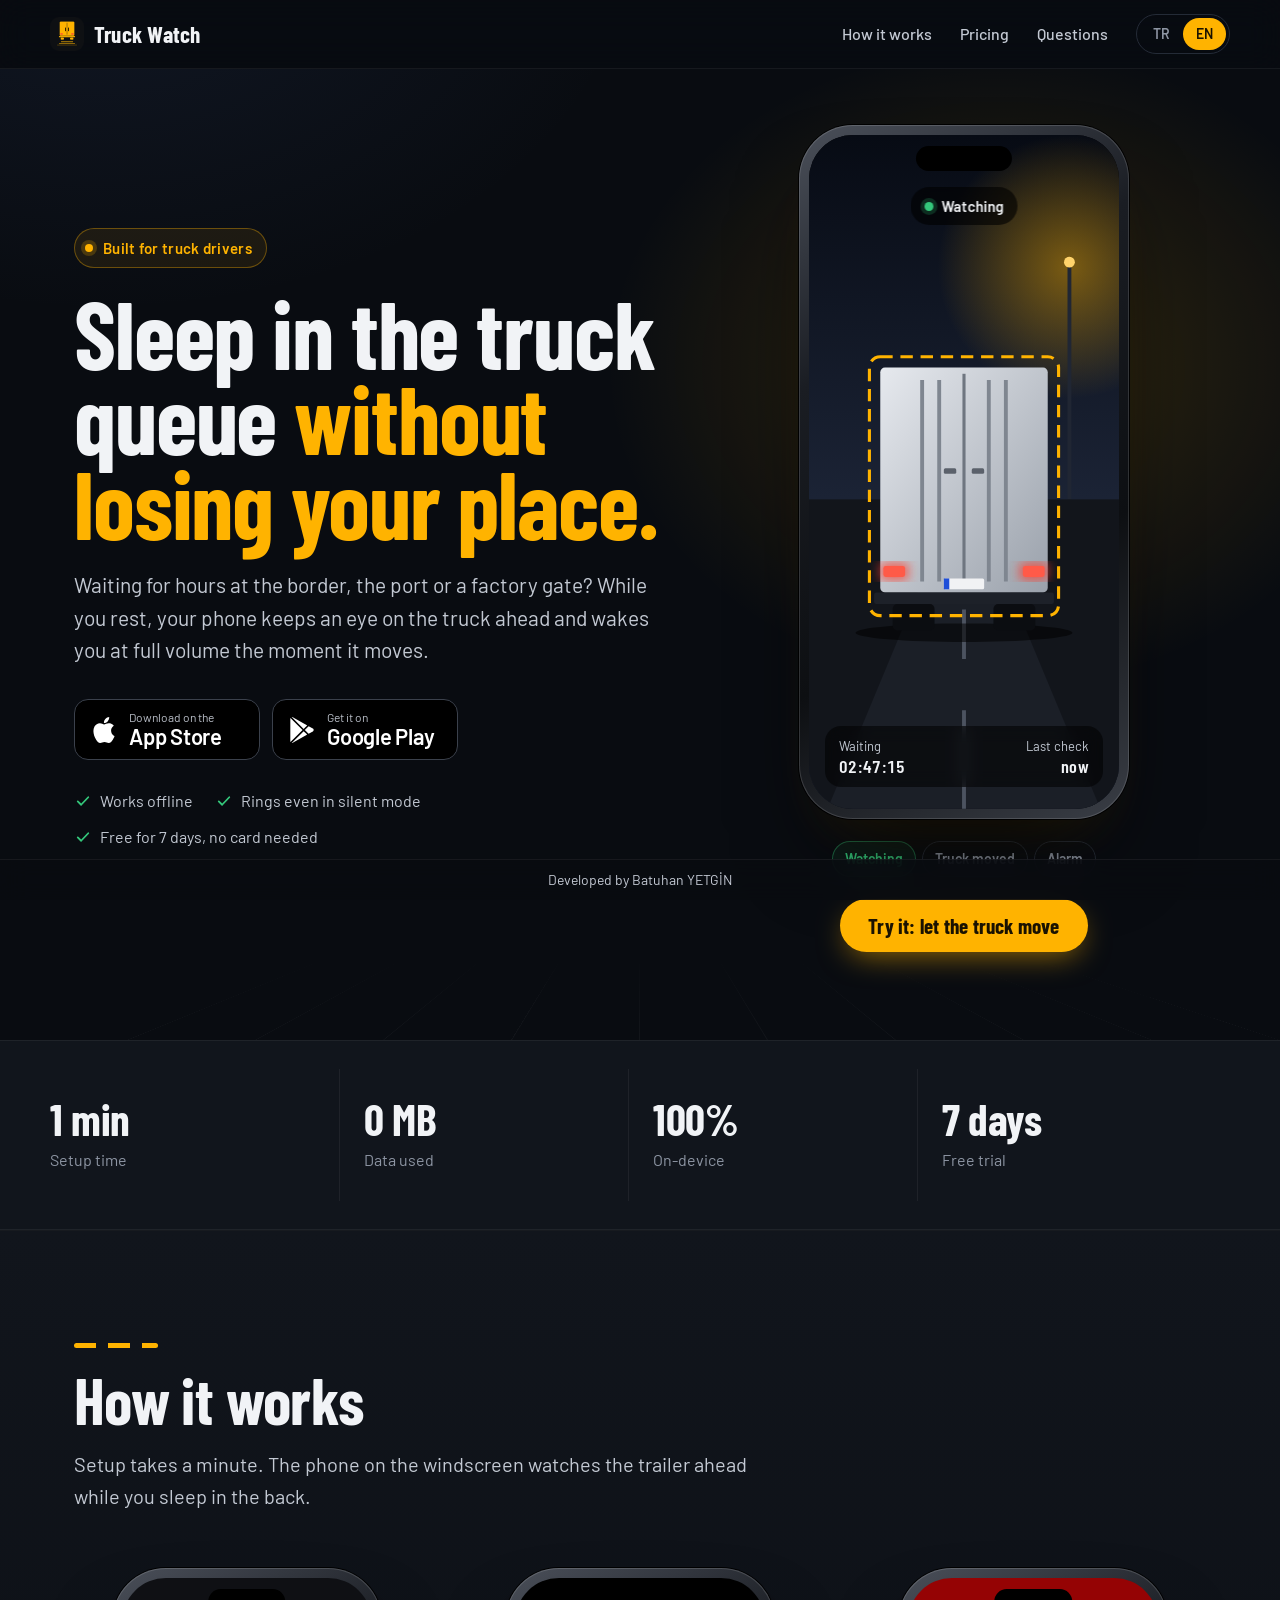
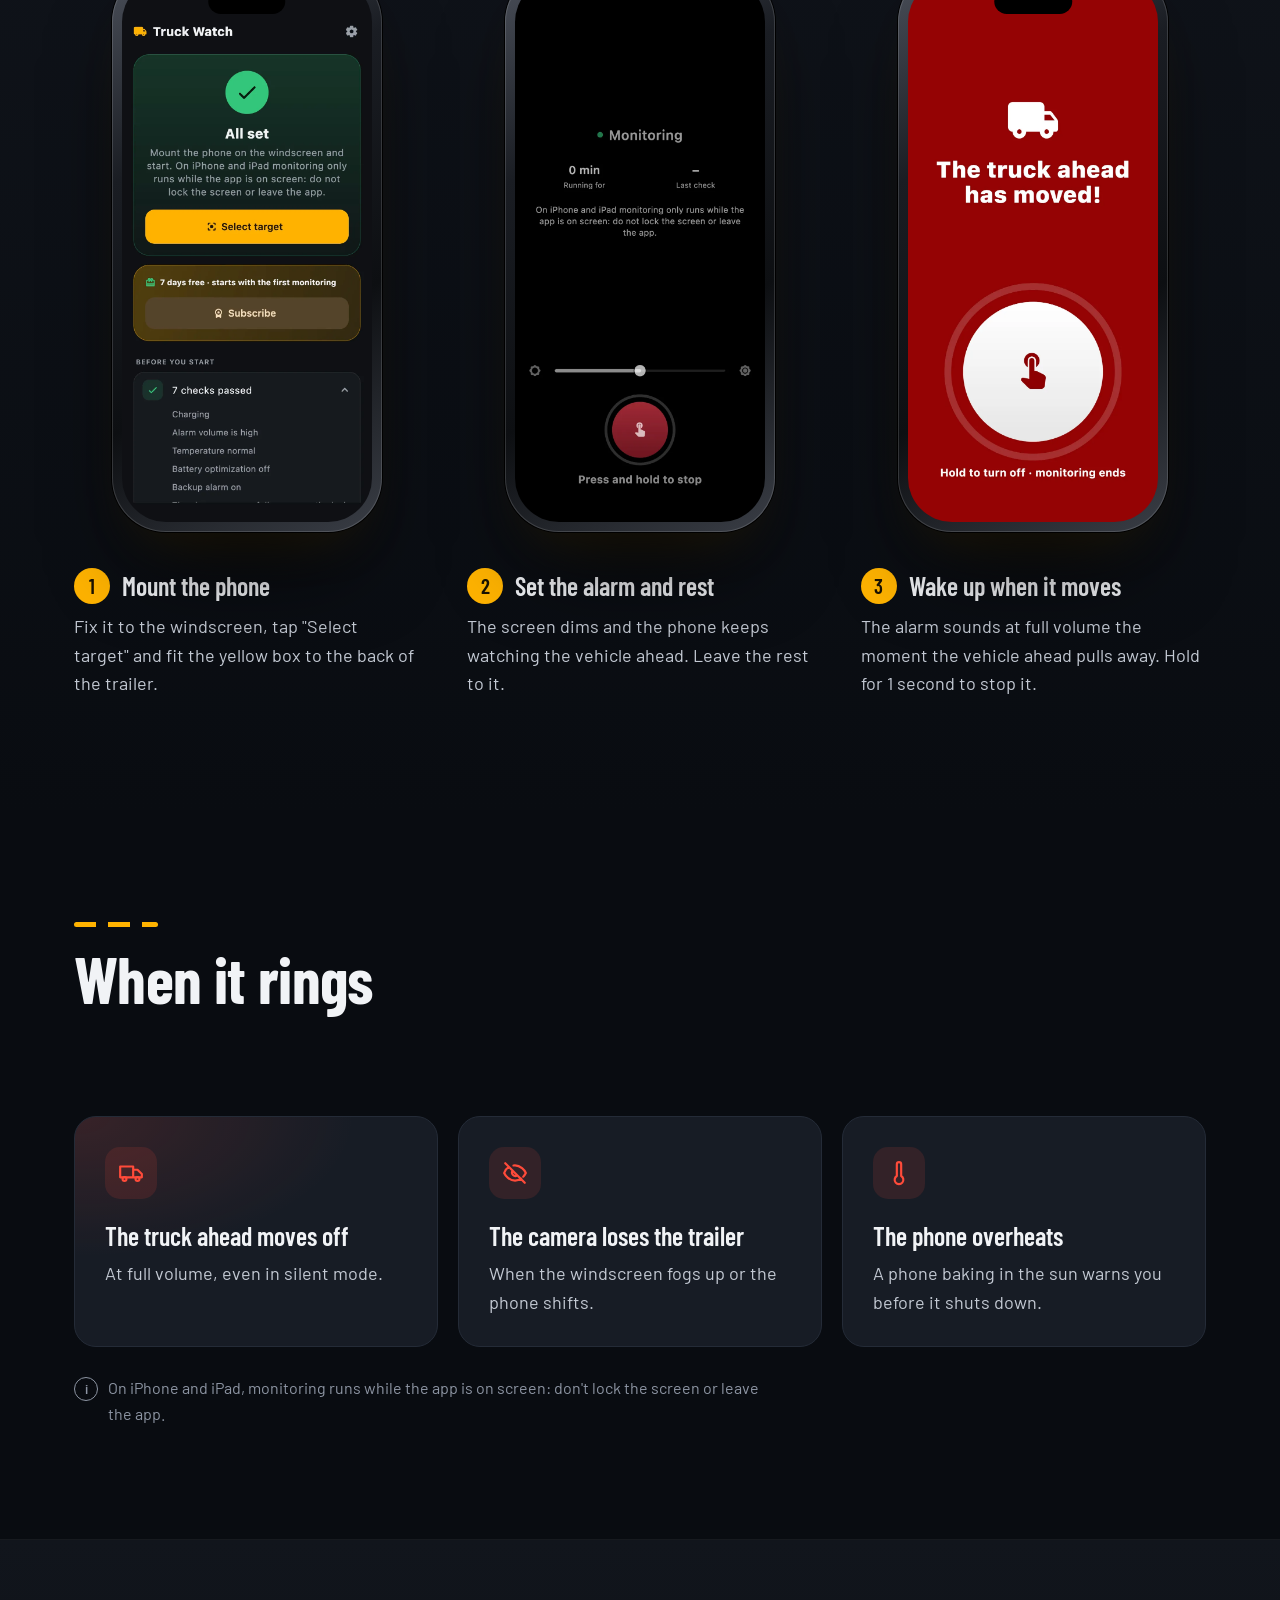
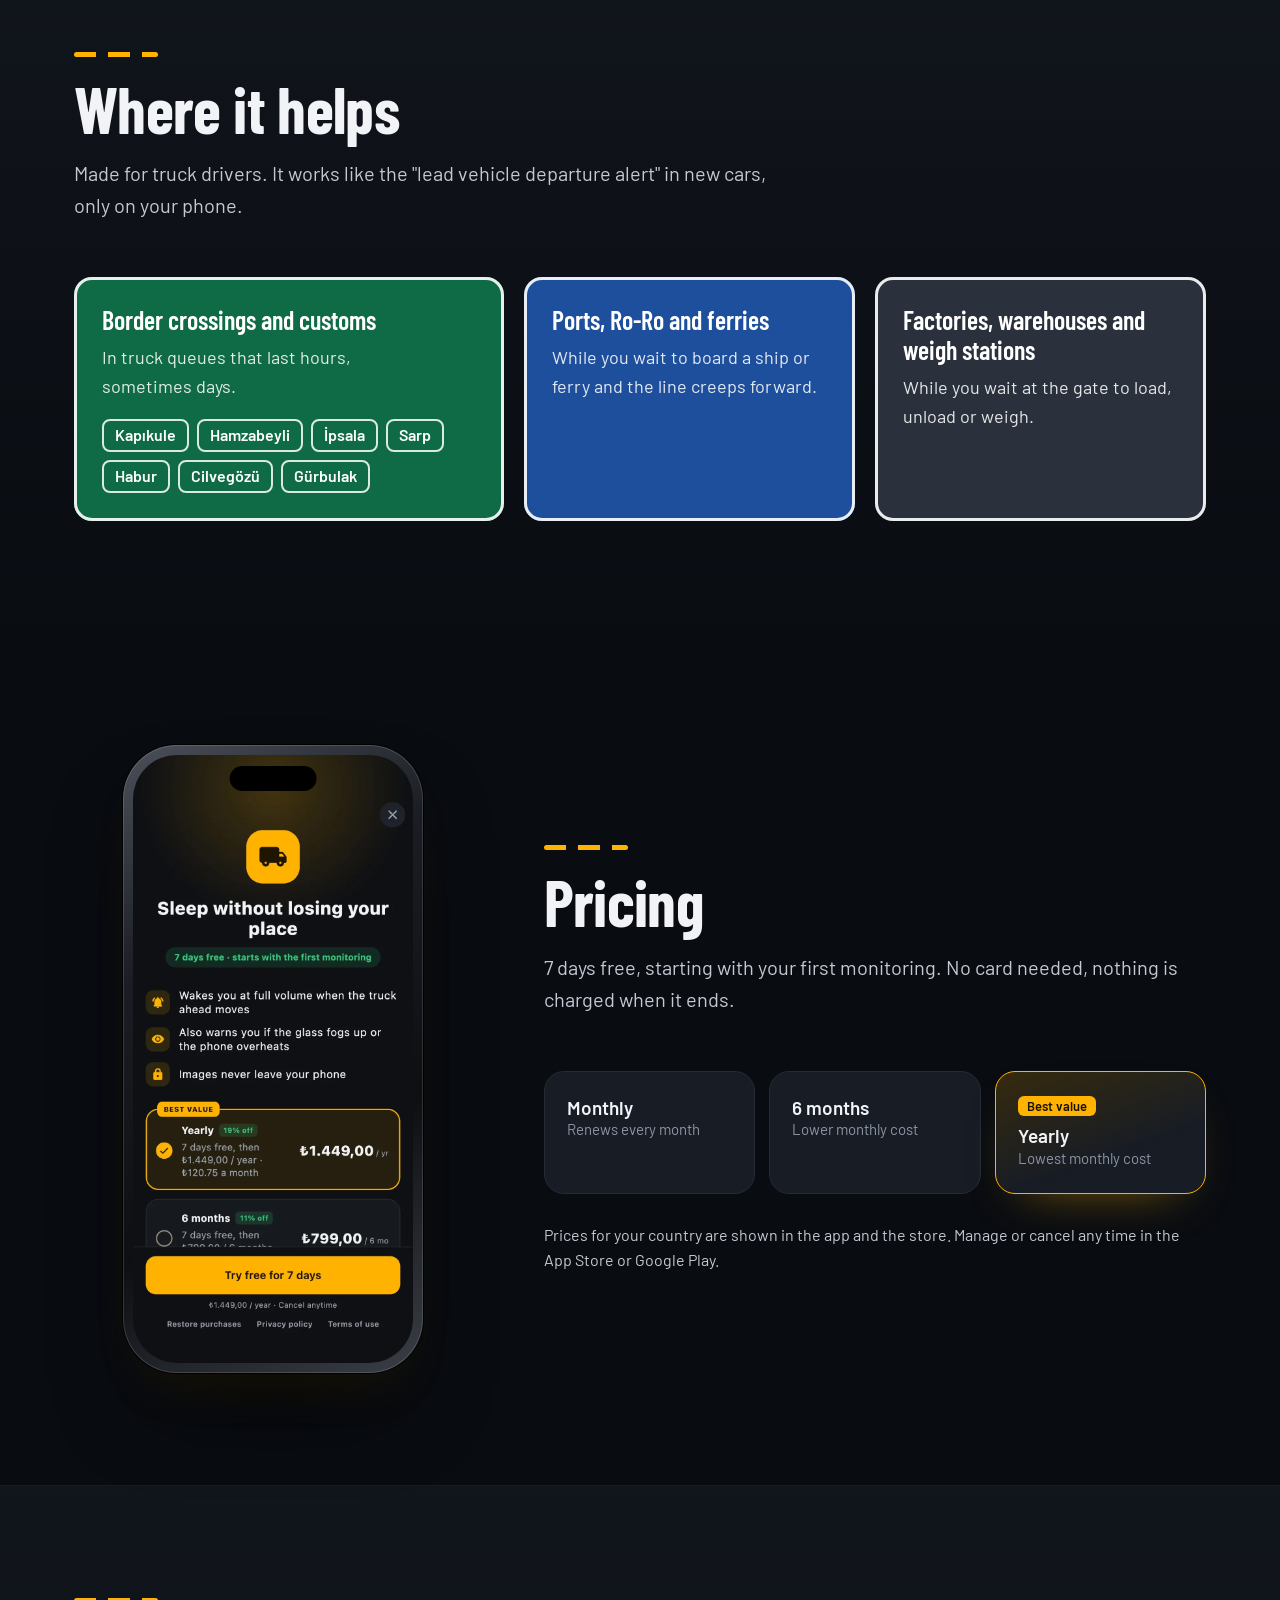
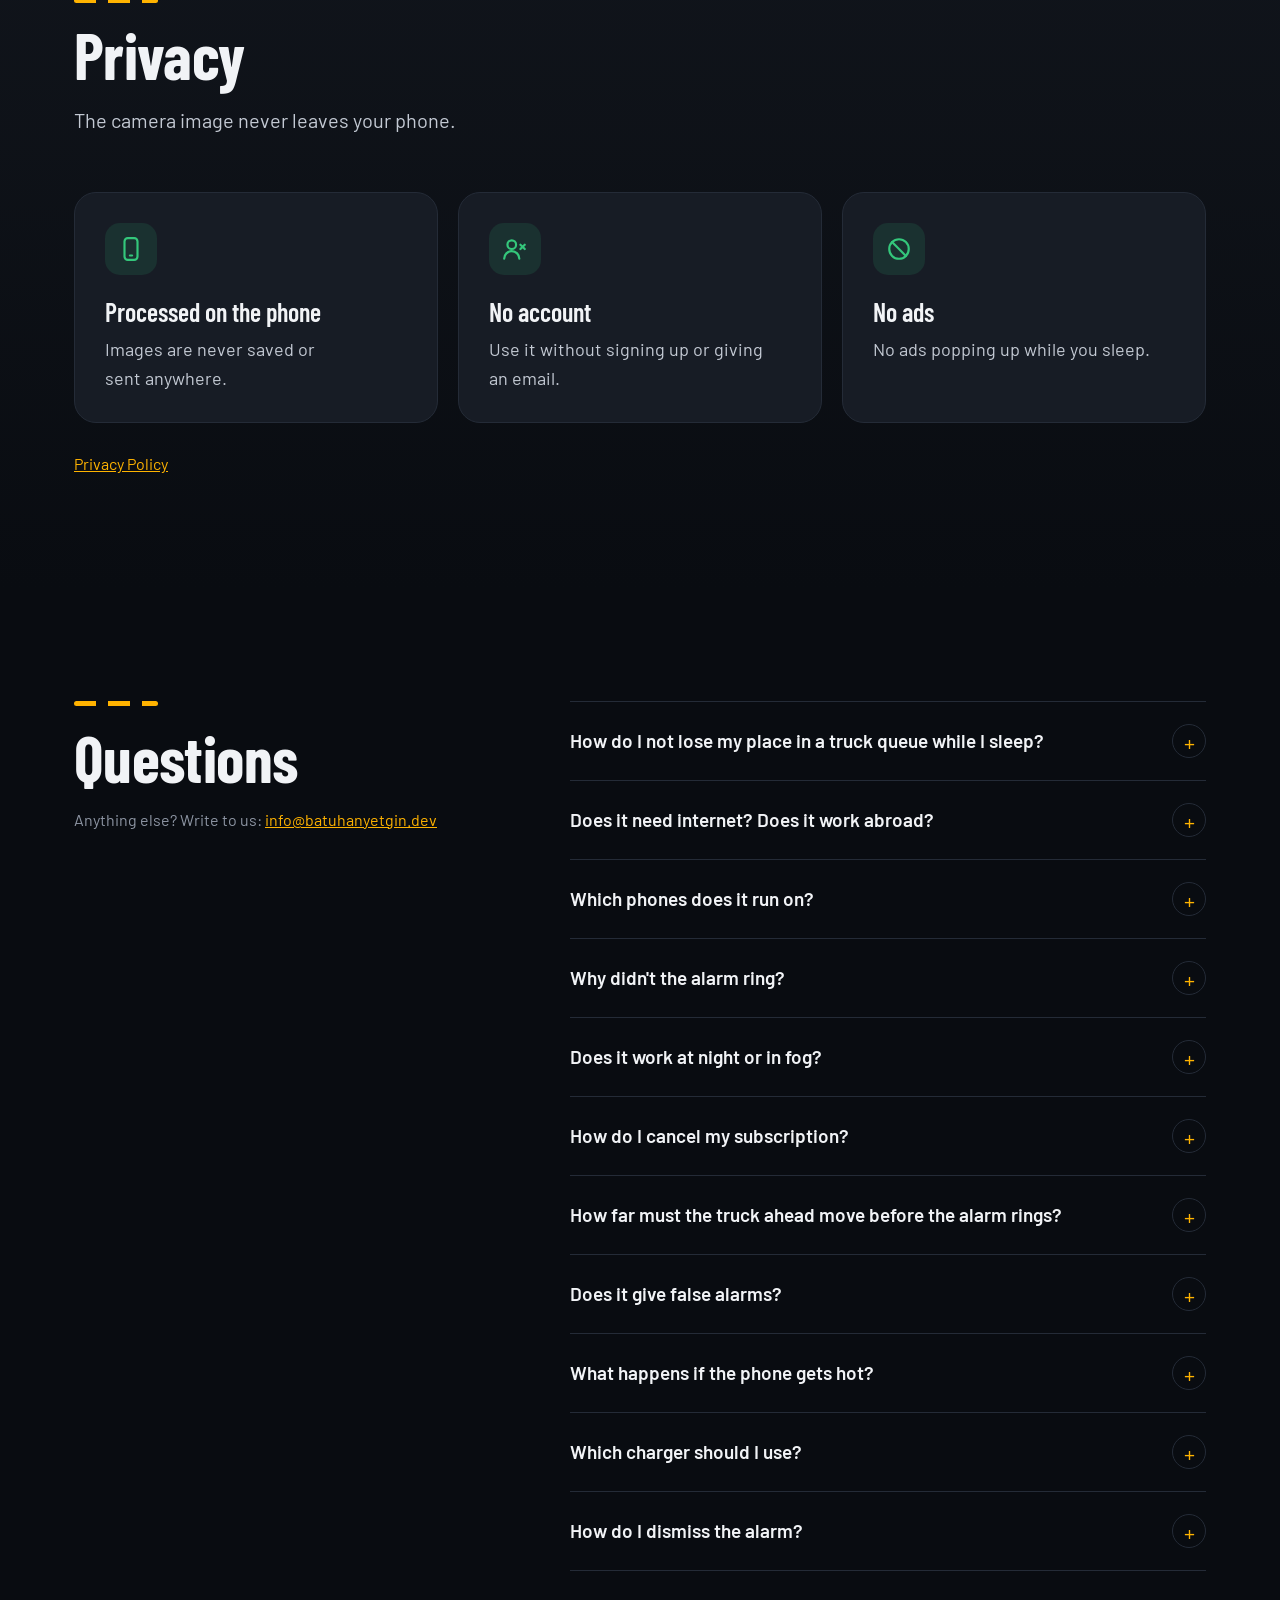
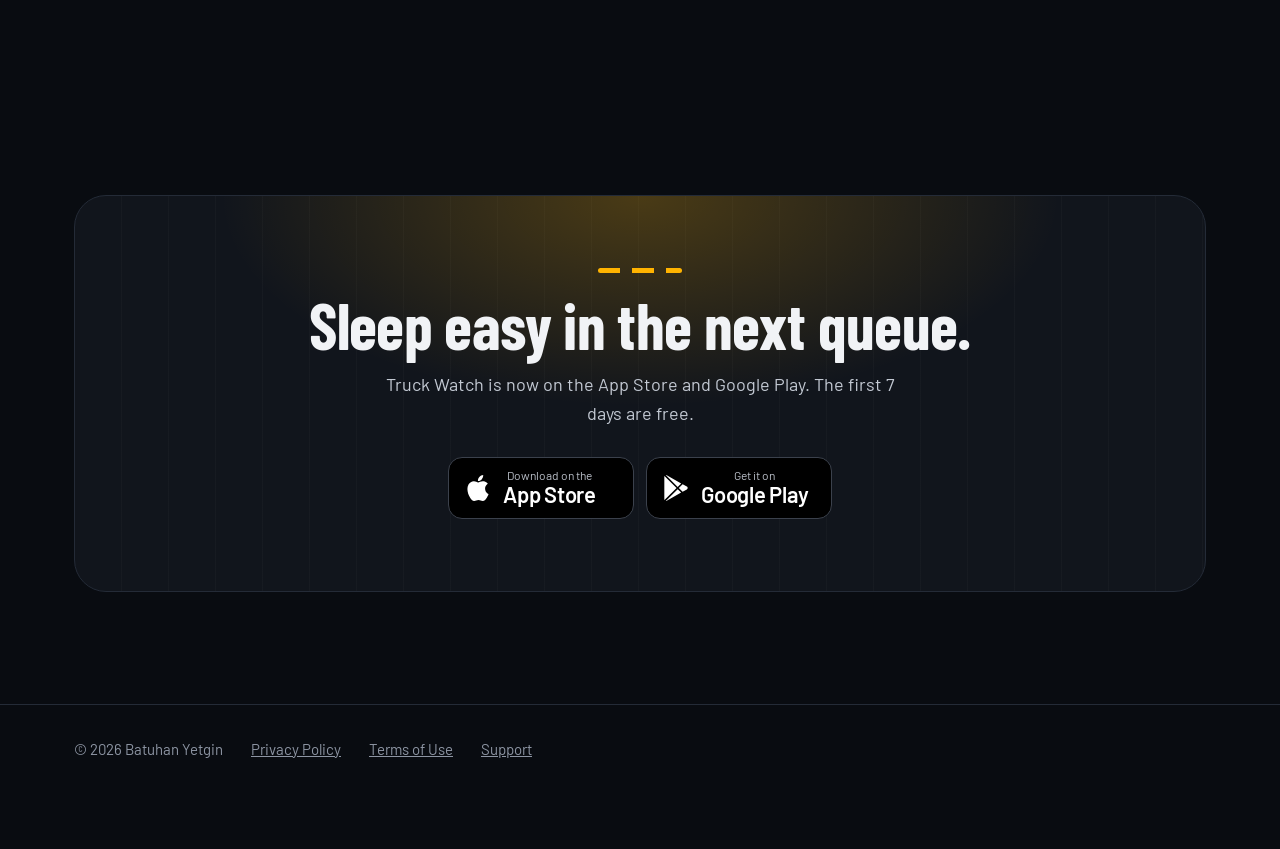
<file: index.html>
<!doctype html>
<html lang="tr">
<head>
<meta charset="utf-8">
<meta name="viewport" content="width=device-width, initial-scale=1">
<meta name="color-scheme" content="dark">
<meta name="darkreader-lock">
<script>
(function(){var h=location.pathname.indexOf('/en')===0?'en':'tr',s;
try{s=localStorage.getItem('lang')}catch(e){}
var w=s==='tr'||s==='en'?s:/^tr/i.test(navigator.language)?'tr':'en';
if(w!==h&&!/bot|crawl|spider/i.test(navigator.userAgent))location.replace(w==='en'?'/en/':'/');
document.addEventListener('click',function(e){var a=e.target.closest('.lang a');if(a)try{localStorage.setItem('lang',a.getAttribute('hreflang')||h)}catch(x){}});
})();
</script>
<title>Tır Sıra Takip: tır sırasında öndeki araç ilerleyince alarm</title>
<meta name="description" content="Gümrükte, sınır kapısında, limanda ve fabrika sırasında uyurken sıranızı kaçırmayın. Öndeki tır ya da kamyon ilerleyince telefonunuz sizi yüksek sesle uyandırır. 7 gün ücretsiz.">
<link rel="canonical" href="https://tirsiratakip.com/">
<link rel="alternate" hreflang="tr" href="https://tirsiratakip.com/">
<link rel="alternate" hreflang="en" href="https://tirsiratakip.com/en/">
<link rel="alternate" hreflang="x-default" href="https://tirsiratakip.com/">
<meta property="og:type" content="website">
<meta property="og:locale" content="tr_TR">
<meta property="og:locale:alternate" content="en_US">
<meta property="og:site_name" content="Tır Sıra Takip">
<meta property="og:url" content="https://tirsiratakip.com/">
<meta property="og:title" content="Tır Sıra Takip: uyurken sıranızı kaçırmayın">
<meta property="og:description" content="Tır sırasında öndeki araç ilerleyince telefonunuz sizi uyandırır. Gümrük, sınır kapısı, liman ve fabrika sıraları için.">
<meta property="og:image" content="https://tirsiratakip.com/img/og-tr.jpg">
<meta property="og:image:width" content="1024">
<meta property="og:image:height" content="500">
<meta name="twitter:card" content="summary_large_image">
<meta name="theme-color" content="#0f1115">
<link rel="icon" href="/favicon.png">
<link rel="apple-touch-icon" href="/apple-touch-icon.png">
<link rel="stylesheet" href="/style.css">
<script type="application/ld+json">
[{
  "@context": "https://schema.org",
  "@type": "WebSite",
  "name": "Tır Sıra Takip",
  "alternateName": ["Tır Takip", "Truck Watch"],
  "url": "https://tirsiratakip.com/",
  "inLanguage": "tr"
}, {
  "@context": "https://schema.org",
  "@type": "MobileApplication",
  "name": "Tır Sıra Takip",
  "alternateName": ["Tır Takip", "Truck Watch"],
  "url": "https://tirsiratakip.com/",
  "image": "https://tirsiratakip.com/img/icon.png",
  "screenshot": ["https://tirsiratakip.com/img/tr_1.webp", "https://tirsiratakip.com/img/tr_2.webp", "https://tirsiratakip.com/img/tr_3.webp", "https://tirsiratakip.com/img/tr_4.webp"],
  "description": "Tır sırasında öndeki araç ilerleyince sürücüyü yüksek sesli alarmla uyandıran uygulama. Gümrük, sınır kapısı, liman ve fabrika sıraları için.",
  "applicationCategory": "UtilitiesApplication",
  "operatingSystem": "iOS 15+, Android 10+",
  "inLanguage": ["tr", "en"],
  "offers": [{"@type": "Offer", "name": "Aylık", "price": "150", "priceCurrency": "TRY", "description": "7 gün ücretsiz deneme, sonra aylık abonelik"}, {"@type": "Offer", "name": "6 aylık", "price": "799", "priceCurrency": "TRY", "description": "7 gün ücretsiz deneme, sonra 6 aylık abonelik"}, {"@type": "Offer", "name": "Yıllık", "price": "1449", "priceCurrency": "TRY", "description": "7 gün ücretsiz deneme, sonra yıllık abonelik"}],
  "author": {"@type": "Person", "name": "Batuhan Yetgin"}
}, {
  "@context": "https://schema.org",
  "@type": "FAQPage",
  "mainEntity": [
    {"@type": "Question", "name": "Tır sırasında uyurken sıramı nasıl kaçırmam?",
     "acceptedAnswer": {"@type": "Answer", "text": "Telefonu ön cama takın, arka kamera öndeki tırı görsün. Tır Sıra Takip öndeki aracı izler ve araç ilerlediği anda en yüksek sesle alarm çalar. Siz dinlenirken sıranız kaybolmaz."}},
    {"@type": "Question", "name": "İnternet gerekir mi? Yurt dışında çalışır mı?",
     "acceptedAnswer": {"@type": "Answer", "text": "Takip internetsiz çalışır, görüntüler telefonda işlenir. Sınır kapısında ya da yurt dışında roaming açmanız gerekmez. Abonelik durumunun doğrulanması için haftada bir internete bağlanmak yeterlidir."}},
    {"@type": "Question", "name": "Hangi telefonlarda çalışır?",
     "acceptedAnswer": {"@type": "Answer", "text": "iOS 15 ve üstü iPhone ve iPad'lerde, Android 10 ve üstü telefonlarda çalışır. iPhone ve iPad'de takip, uygulama ekranda açıkken çalışır."}},
    {"@type": "Question", "name": "Alarm neden çalmadı?",
     "acceptedAnswer": {"@type": "Answer", "text": "Telefonun şarjda, sesinin açık ve sarı kutunun dorsenin üzerinde olduğundan emin olun. Uygulamadaki Alarm öncesi kontrol listesi eksikleri gösterir."}},
    {"@type": "Question", "name": "Gece ya da sisli havada çalışır mı?",
     "acceptedAnswer": {"@type": "Answer", "text": "Karanlık, sis ya da kirli cam görüntüyü zayıflatabilir. Kamera dorseyi göremez hâle gelirse alarm çalar ve sizi uyarır."}},
    {"@type": "Question", "name": "Aboneliğimi nasıl iptal ederim?",
     "acceptedAnswer": {"@type": "Answer", "text": "iPhone'da Ayarlar, adınız, Abonelikler; Android'de Google Play, Profil, Ödemeler ve abonelikler. İptal dönemin sonunda geçerli olur."}},
    {"@type": "Question", "name": "Öndeki araç ne kadar ilerleyince alarm çalar?",
     "acceptedAnswer": {"@type": "Answer", "text": "Öndeki tır yaklaşık 1 metre uzaklaştığında alarm çalar. Telefonu kurarken sarı kutuyu dorsenin üzerine oturtursunuz, uygulama mesafeyi buna göre hesaplar."}},
    {"@type": "Question", "name": "Yanlış alarm verir mi?",
     "acceptedAnswer": {"@type": "Answer", "text": "Alarm tek bir kareye bakılarak verilmez; kısa aralıklı birkaç kare birlikte doğrulanır. Yanından geçen biri ya da bir farın ışığı gibi kısa süreli değişimler bu doğrulamada elenir."}},
    {"@type": "Question", "name": "Telefon ısınırsa ne olur?",
     "acceptedAnswer": {"@type": "Answer", "text": "Telefon ısındıkça kontrol aralığı uzar ve görüntü çözünürlüğü düşer, böylece ısı artışı yavaşlar. Çok ısınırsa şarjı çıkarmanız ya da telefonu gölgeye almanız için uyarı verir; kritik ısıda sizi uyandıran bir alarm çalar."}},
    {"@type": "Question", "name": "Hangi şarj aletini kullanmalıyım?",
     "acceptedAnswer": {"@type": "Answer", "text": "Hızlı şarj gerekmez; normal bir şarj aleti yeterli. Telefonu doğrudan güneş almayan bir yere koyun, pil koruma ayarınız varsa açık bırakabilirsiniz."}},
    {"@type": "Question", "name": "Alarmı nasıl kapatırım?",
     "acceptedAnswer": {"@type": "Answer", "text": "Ekrandaki düğmeye 1 saniye basılı tutun. Yarı uykuda yanlışlıkla kapanmaması için tek dokunuş yetmez."}}
  ]
}]
</script>
</head>
<body>
<header class="top">
  <div class="wrap bar">
    <a class="brand" href="/"><img src="/img/icon.png" alt="" width="34" height="34">Tır Sıra Takip</a>
    <div class="links">
      <a href="#nasil">Nasıl çalışır</a>
      <a href="#fiyat">Fiyat</a>
      <a href="#destek">Sık sorulanlar</a>
      <nav class="lang" aria-label="Dil"><a href="/" aria-current="page">TR</a><a href="/en/" hreflang="en" lang="en">EN</a></nav>
    </div>
  </div>
</header>

<main>
<div class="hero">
  <div class="wrap">
    <div>
      <p class="eyebrow">Tır ve kamyon şoförleri için</p>
      <h1>Tır sırasında uyurken <em>sıranızı kaçırmayın.</em></h1>
      <p class="lede">Gümrükte, sınır kapısında, limanda ya da fabrika kapısında saatlerce sıra mı bekliyorsunuz? Siz dinlenirken telefon öndeki tırı gözler, araç ilerlediği anda sizi en yüksek sesle uyandırır.</p>
      <div class="stores">
        <a class="badge" href="https://apps.apple.com/app/id6820950562"><svg viewBox="0 0 24 24" aria-hidden="true"><path d="M12.152 6.896c-.948 0-2.415-1.078-3.96-1.04-2.04.027-3.91 1.183-4.961 3.014-2.117 3.675-.546 9.103 1.519 12.09 1.013 1.454 2.208 3.09 3.792 3.039 1.52-.065 2.09-.987 3.935-.987 1.831 0 2.35.987 3.96.948 1.637-.026 2.676-1.48 3.676-2.948 1.156-1.688 1.636-3.325 1.662-3.415-.039-.013-3.182-1.221-3.22-4.857-.026-3.04 2.48-4.494 2.597-4.559-1.429-2.09-3.623-2.324-4.39-2.376-2-.156-3.675 1.09-4.61 1.09zM15.53 3.83c.843-1.012 1.4-2.427 1.245-3.83-1.207.052-2.662.805-3.532 1.818-.78.896-1.454 2.338-1.273 3.714 1.338.104 2.715-.688 3.559-1.701"/></svg><span><small>İndir</small><b>App Store</b></span></a>
        <a class="badge" href="https://play.google.com/store/apps/details?id=com.batuhanyetgin.tirTakip&amp;hl=tr"><svg viewBox="0 0 24 24" aria-hidden="true"><path d="M22.018 13.298l-3.919 2.218-3.515-3.493 3.543-3.521 3.891 2.202a1.49 1.49 0 0 1 0 2.594zM1.337.924a1.486 1.486 0 0 0-.112.568v21.017c0 .217.045.419.124.6l11.155-11.087L1.337.924zm12.207 10.065l3.258-3.238L3.45.195a1.466 1.466 0 0 0-.946-.179l11.04 10.973zm0 2.067l-11 10.933c.298.036.612-.016.906-.183l13.324-7.54-3.23-3.21z"/></svg><span><small>İndir</small><b>Google Play</b></span></a>
      </div>
      <ul class="facts">
        <li><svg viewBox="0 0 24 24" aria-hidden="true"><path d="M5 12.5l4.5 4.5L19 7"/></svg>İnternetsiz çalışır</li>
        <li><svg viewBox="0 0 24 24" aria-hidden="true"><path d="M5 12.5l4.5 4.5L19 7"/></svg>Sessiz modda bile çalar</li>
        <li><svg viewBox="0 0 24 24" aria-hidden="true"><path d="M5 12.5l4.5 4.5L19 7"/></svg>7 gün ücretsiz, kart gerekmez</li>
      </ul>
    </div>

    <div class="demo" id="scene">
      <div class="phone">
        <div class="screen">
      <svg class="cam" viewBox="0 0 400 869" preserveAspectRatio="xMidYMid slice" aria-hidden="true">
        <defs>
          <linearGradient id="sky" x1="0" y1="0" x2="0" y2="1"><stop offset="0" stop-color="#070b14"/><stop offset=".54" stop-color="#1b2335"/></linearGradient>
          <radialGradient id="lamp"><stop offset="0" stop-color="#ffb300" stop-opacity=".45"/><stop offset="1" stop-color="#ffb300" stop-opacity="0"/></radialGradient>
          <linearGradient id="box" x1="0" y1="0" x2="1" y2="1"><stop offset="0" stop-color="#e6e9ee"/><stop offset="1" stop-color="#9aa1ab"/></linearGradient>
          <filter id="blur"><feGaussianBlur stdDeviation="7"/></filter>
        </defs>
        <rect width="400" height="869" fill="url(#sky)"/>
        <circle cx="336" cy="170" r="170" fill="url(#lamp)"/>
        <path d="M336 166 V470" stroke="#202633" stroke-width="5"/>
        <circle cx="336" cy="164" r="7" fill="#ffd36b"/>
        <rect y="470" width="400" height="399" fill="#12151b"/>
        <path d="M24 869 L190 470 H210 L376 869 Z" fill="#1b1f27"/>
        <path d="M200 482 V500 M200 530 V568 M200 612 V676 M200 742 V869" stroke="#4c5360" stroke-width="5"/>
        <g class="trailer">
          <ellipse cx="200" cy="642" rx="140" ry="12" fill="#000" opacity=".55"/>
          <rect x="92" y="300" width="216" height="290" rx="6" fill="url(#box)"/>
          <rect x="198" y="308" width="4" height="274" fill="#6f7680"/>
          <path d="M146 316 V576 M168 316 V576 M232 316 V576 M254 316 V576" stroke="#7f8690" stroke-width="5"/>
          <rect x="174" y="430" width="16" height="7" rx="2" fill="#5b616b"/>
          <rect x="210" y="430" width="16" height="7" rx="2" fill="#5b616b"/>
          <rect x="84" y="590" width="232" height="15" rx="3" fill="#1d2129"/>
          <g filter="url(#blur)" fill="#ff3b2b" opacity=".75"><rect x="92" y="552" width="36" height="22"/><rect x="272" y="552" width="36" height="22"/></g>
          <rect x="96" y="556" width="28" height="14" rx="3" fill="#ff5a48"/>
          <rect x="276" y="556" width="28" height="14" rx="3" fill="#ff5a48"/>
          <rect x="174" y="572" width="52" height="14" rx="2" fill="#f1f2f4"/>
          <rect x="174" y="572" width="7" height="14" fill="#1f4fd8"/>
          <rect x="108" y="605" width="54" height="34" rx="6" fill="#0b0d11"/>
          <rect x="238" y="605" width="54" height="34" rx="6" fill="#0b0d11"/>
        </g>
        <rect class="target" x="78" y="286" width="244" height="334" rx="14" fill="none" stroke="#ffb300" stroke-width="4" stroke-dasharray="16 10"/>
      </svg>
          <div class="chip"><i></i><span class="watch">Takip ediliyor</span><span class="moved">Hareket algılandı</span></div>
          <div class="hud"><span>Bekleme<b id="clock">02:47:12</b></span><span>Son kontrol<b>şimdi</b></span></div>
          <div class="alarm" role="alert">
            <span class="bell"><svg width="72" height="56" viewBox="0 0 24 18" aria-hidden="true"><path fill="#fff" d="M2 0h11a2 2 0 0 1 2 2v2h3.5a1 1 0 0 1 .8.4l3.5 4.6a1 1 0 0 1 .2.6V14a1 1 0 0 1-1 1h-1a3 3 0 0 1-6 0H9a3 3 0 0 1-6 0H2a2 2 0 0 1-2-2V2a2 2 0 0 1 2-2Zm13 6v3h5.2l-2.3-3H15ZM6 13.5a1.5 1.5 0 1 0 0 3 1.5 1.5 0 0 0 0-3Zm12 0a1.5 1.5 0 1 0 0 3 1.5 1.5 0 0 0 0-3Z"/></svg></span>
            <strong>Öndeki tır ilerledi!</strong>
            <button id="stop">Alarmı kapat</button>
          </div>
        </div>
      </div>
      <ol class="stages" aria-hidden="true"><li>Takipte</li><li>Tır ilerledi</li><li>Alarm</li></ol>
      <button class="try" id="try">Dene: öndeki tır ilerlesin</button>
    </div>
  </div>
</div>

<div class="stats">
  <div class="wrap"><dl><div><dt>1 dk</dt><dd>Kurulum süresi</dd></div><div><dt>0 MB</dt><dd>İnternet kullanımı</dd></div><div><dt>%100</dt><dd>Telefonda işlenir</dd></div><div><dt>7 gün</dt><dd>Ücretsiz deneme</dd></div></dl></div>
</div>

<section id="nasil" class="alt">
  <div class="wrap">
    <h2>Nasıl çalışır</h2>
    <p class="intro">Kurulum bir dakika sürer. Telefon ön camda öndeki dorseyi izler, siz arkada uyursunuz.</p>
    <ol class="steps">
      <li>
        <div class="phone"><div class="screen"><img src="/img/tr_2.webp" width="860" height="1869" loading="lazy" alt="Ana ekran: Her şey hazır, Hedefi seç düğmesi ve alarm öncesi kontroller"></div></div>
        <h3>Telefonu ön cama takın</h3>
        <p>Tutucuyla sabitleyin, "Hedefi seç"e basın ve sarı kutuyu dorsenin arkasına oturtun.</p>
      </li>
      <li>
        <div class="phone"><div class="screen"><img src="/img/tr_3.webp" width="860" height="1869" loading="lazy" alt="Takip ekranı: öndeki tır takip ediliyor, süre ve son kontrol"></div></div>
        <h3>Alarmı kurun, dinlenin</h3>
        <p>Ekran kararır, telefon öndeki aracı izlemeye devam eder. Gerisini ona bırakın.</p>
      </li>
      <li>
        <div class="phone"><div class="screen"><img src="/img/tr_1.webp" width="860" height="1869" loading="lazy" alt="Alarm ekranı: Öndeki tır ilerledi!"></div></div>
        <h3>Tır ilerleyince uyanın</h3>
        <p>Öndeki araç kalktığı anda en yüksek sesle alarm çalar. Kapatmak için 1 saniye basılı tutun.</p>
      </li>
    </ol>
  </div>
</section>

<section>
  <div class="wrap">
    <h2>Ne zaman çalar</h2>
    <p class="intro">Alarm yalnızca sıra ilerleyince değil, takip riske girdiğinde de çalar.</p>
    <ul class="cards">
      <li>
        <div class="ico"><svg viewBox="0 0 24 24" aria-hidden="true"><path d="M2 6h12v10H2zM14 9h4l4 4v3h-8"/><circle cx="6" cy="17.5" r="1.8"/><circle cx="18" cy="17.5" r="1.8"/></svg></div>
        <h3>Öndeki tır ilerleyince</h3>
        <p>En yüksek sesle, sessiz modda bile.</p>
      </li>
      <li>
        <div class="ico"><svg viewBox="0 0 24 24" aria-hidden="true"><path d="M3 3l18 18M10.6 5.1A10 10 0 0 1 12 5c5 0 9 4.5 10 7a13 13 0 0 1-2.4 3.4M6.3 6.3C4.1 7.7 2.6 9.9 2 12c1 2.5 5 7 10 7a9.7 9.7 0 0 0 5.7-1.8M9.9 9.9a3 3 0 0 0 4.2 4.2"/></svg></div>
        <h3>Kamera dorseyi göremezse</h3>
        <p>Cam buğulandığında ya da telefon kaydığında haber verir.</p>
      </li>
      <li>
        <div class="ico"><svg viewBox="0 0 24 24" aria-hidden="true"><path d="M14 14.8V4a2 2 0 0 0-4 0v10.8a4 4 0 1 0 4 0Z"/></svg></div>
        <h3>Telefon aşırı ısınırsa</h3>
        <p>Güneşte kalan telefon kapanmadan önce sizi uyarır.</p>
      </li>
    </ul>
    <p class="note">iPhone ve iPad'de takip, uygulama ekranda açıkken çalışır: ekranı kilitlemeyin, uygulamadan çıkmayın.</p>
  </div>
</section>

<section class="alt">
  <div class="wrap">
    <h2>Nerelerde işe yarar</h2>
    <p class="intro">Tır ve kamyon şoförleri için yapıldı. Yeni otomobillerdeki "öndeki araç kalkış uyarısı" gibi çalışır, ama aracınızda değil, telefonunuzda.</p>
    <ul class="places">
      <li>
        <h3>Sınır kapısı ve gümrük sırası</h3>
        <p>Saatler, bazen günler süren tır kuyruğunda.</p>
        <ul class="gates" aria-label="Örnek sınır kapıları">
          <li>Kapıkule</li><li>Hamzabeyli</li><li>İpsala</li><li>Sarp</li><li>Habur</li><li>Cilvegözü</li><li>Gürbulak</li>
        </ul>
      </li>
      <li>
        <h3>Liman, Ro-Ro ve feribot sırası</h3>
        <p>Gemiye ya da feribota yükleme beklerken, sıra yavaş yavaş ilerlediğinde.</p>
      </li>
      <li>
        <h3>Fabrika, depo ve kantar sırası</h3>
        <p>Yükleme, boşaltma ya da tartı için kapıda beklerken.</p>
      </li>
    </ul>
  </div>
</section>

<section id="fiyat">
  <div class="wrap price">
    <div class="phone"><div class="screen"><img src="/img/tr_4.webp" width="860" height="1869" loading="lazy" alt="Abonelik ekranı: 7 gün ücretsiz deneme ve planlar"></div></div>
    <div>
      <h2>Fiyat</h2>
      <p class="intro">İlk takiple başlayan 7 gün ücretsiz. Kart gerekmez, süre bitince ücret alınmaz.</p>
      <ul class="plans">
        <li><span>Aylık<small>Her ay yenilenir</small></span><b>150 ₺</b></li>
        <li><span>6 aylık<small>Ayda 133 ₺'ye gelir</small></span><b>799 ₺</b></li>
        <li class="best"><span><em class="tag">En avantajlı</em>Yıllık<small>Ayda 121 ₺'ye gelir</small></span><b>1.449 ₺</b></li>
      </ul>
      <p class="note">Abonelik App Store ya da Google Play üzerinden yönetilir, istediğiniz zaman iptal edebilirsiniz.</p>
    </div>
  </div>
</section>

<section class="alt">
  <div class="wrap">
    <h2>Gizlilik</h2>
    <p class="intro">Kamera görüntüsü telefonunuzdan hiç çıkmaz.</p>
    <ul class="privacy">
      <li><div class="ico"><svg viewBox="0 0 24 24" aria-hidden="true"><rect x="6" y="2" width="12" height="20" rx="3"/><path d="M11 18h2"/></svg></div><h3>Telefonda işlenir</h3><p>Görüntüler kaydedilmez, hiçbir yere gönderilmez.</p></li>
      <li><div class="ico"><svg viewBox="0 0 24 24" aria-hidden="true"><circle cx="9" cy="8" r="4"/><path d="M2 21a7 7 0 0 1 14 0M17 8l4 4M21 8l-4 4"/></svg></div><h3>Hesap yok</h3><p>Kayıt olmadan, e-posta vermeden kullanın.</p></li>
      <li><div class="ico"><svg viewBox="0 0 24 24" aria-hidden="true"><circle cx="12" cy="12" r="9"/><path d="M5.6 5.6l12.8 12.8"/></svg></div><h3>Reklam yok</h3><p>Uyurken ekrana reklam düşmez.</p></li>
    </ul>
    <p class="note"><a href="/privacy.html?lang=tr">Gizlilik Politikası</a></p>
  </div>
</section>

<section id="destek">
  <div class="wrap faq">
    <div>
      <h2>Sık sorulanlar</h2>
      <p class="note">Başka bir sorunuz mu var? Yazın: <a href="mailto:info@batuhanyetgin.dev">info@batuhanyetgin.dev</a></p>
    </div>
    <div>
      <details>
        <summary>Tır sırasında uyurken sıramı nasıl kaçırmam?</summary>
        <p>Telefonu ön cama takın, arka kamera öndeki tırı görsün. Tır Sıra Takip öndeki aracı izler ve araç ilerlediği anda en yüksek sesle alarm çalar. Siz dinlenirken sıranız kaybolmaz.</p>
      </details>
      <details>
        <summary>İnternet gerekir mi? Yurt dışında çalışır mı?</summary>
        <p>Takip internetsiz çalışır, görüntüler telefonda işlenir. Sınır kapısında ya da yurt dışında roaming açmanız gerekmez. Abonelik durumunun doğrulanması için haftada bir internete bağlanmak yeterlidir.</p>
      </details>
      <details>
        <summary>Hangi telefonlarda çalışır?</summary>
        <p>iOS 15 ve üstü iPhone ve iPad'lerde, Android 10 ve üstü telefonlarda çalışır. iPhone ve iPad'de takip, uygulama ekranda açıkken çalışır.</p>
      </details>
      <details>
        <summary>Alarm neden çalmadı?</summary>
        <p>Telefonun şarjda, sesinin açık ve sarı kutunun dorsenin üzerinde olduğundan emin olun. Uygulamadaki "Alarm öncesi kontrol" listesi eksikleri gösterir.</p>
      </details>
      <details>
        <summary>Gece ya da sisli havada çalışır mı?</summary>
        <p>Karanlık, sis ya da kirli cam görüntüyü zayıflatabilir. Kamera dorseyi göremez hâle gelirse alarm çalar ve sizi uyarır.</p>
      </details>
      <details>
        <summary>Aboneliğimi nasıl iptal ederim?</summary>
        <p>iPhone'da Ayarlar → adınız → Abonelikler; Android'de Google Play → Profil → Ödemeler ve abonelikler. İptal, dönemin sonunda geçerli olur.</p>
      </details>
      <details>
        <summary>Öndeki araç ne kadar ilerleyince alarm çalar?</summary>
        <p>Öndeki tır yaklaşık 1 metre uzaklaştığında alarm çalar. Telefonu kurarken sarı kutuyu dorsenin üzerine oturtursunuz, uygulama mesafeyi buna göre hesaplar.</p>
      </details>
      <details>
        <summary>Yanlış alarm verir mi?</summary>
        <p>Alarm tek bir kareye bakılarak verilmez; kısa aralıklı birkaç kare birlikte doğrulanır. Yanından geçen biri ya da bir farın ışığı gibi kısa süreli değişimler bu doğrulamada elenir.</p>
      </details>
      <details>
        <summary>Telefon ısınırsa ne olur?</summary>
        <p>Telefon ısındıkça kontrol aralığı uzar ve görüntü çözünürlüğü düşer, böylece ısı artışı yavaşlar. Çok ısınırsa şarjı çıkarmanız ya da telefonu gölgeye almanız için uyarı verir; kritik ısıda sizi uyandıran bir alarm çalar.</p>
      </details>
      <details>
        <summary>Hangi şarj aletini kullanmalıyım?</summary>
        <p>Hızlı şarj gerekmez; normal bir şarj aleti yeterli. Telefonu doğrudan güneş almayan bir yere koyun, pil koruma ayarınız varsa açık bırakabilirsiniz.</p>
      </details>
      <details>
        <summary>Alarmı nasıl kapatırım?</summary>
        <p>Ekrandaki düğmeye 1 saniye basılı tutun. Yarı uykuda yanlışlıkla kapanmaması için tek dokunuş yetmez.</p>
      </details>
    </div>
  </div>
</section>

<section>
  <div class="wrap">
    <div class="cta">
      <h2>Bir sonraki sırada rahat uyuyun.</h2>
      <p>Tır Sıra Takip App Store ve Google Play'de yayında. İlk 7 gün ücretsiz.</p>
      <div class="stores">
        <a class="badge" href="https://apps.apple.com/app/id6820950562"><svg viewBox="0 0 24 24" aria-hidden="true"><path d="M12.152 6.896c-.948 0-2.415-1.078-3.96-1.04-2.04.027-3.91 1.183-4.961 3.014-2.117 3.675-.546 9.103 1.519 12.09 1.013 1.454 2.208 3.09 3.792 3.039 1.52-.065 2.09-.987 3.935-.987 1.831 0 2.35.987 3.96.948 1.637-.026 2.676-1.48 3.676-2.948 1.156-1.688 1.636-3.325 1.662-3.415-.039-.013-3.182-1.221-3.22-4.857-.026-3.04 2.48-4.494 2.597-4.559-1.429-2.09-3.623-2.324-4.39-2.376-2-.156-3.675 1.09-4.61 1.09zM15.53 3.83c.843-1.012 1.4-2.427 1.245-3.83-1.207.052-2.662.805-3.532 1.818-.78.896-1.454 2.338-1.273 3.714 1.338.104 2.715-.688 3.559-1.701"/></svg><span><small>İndir</small><b>App Store</b></span></a>
        <a class="badge" href="https://play.google.com/store/apps/details?id=com.batuhanyetgin.tirTakip&amp;hl=tr"><svg viewBox="0 0 24 24" aria-hidden="true"><path d="M22.018 13.298l-3.919 2.218-3.515-3.493 3.543-3.521 3.891 2.202a1.49 1.49 0 0 1 0 2.594zM1.337.924a1.486 1.486 0 0 0-.112.568v21.017c0 .217.045.419.124.6l11.155-11.087L1.337.924zm12.207 10.065l3.258-3.238L3.45.195a1.466 1.466 0 0 0-.946-.179l11.04 10.973zm0 2.067l-11 10.933c.298.036.612-.016.906-.183l13.324-7.54-3.23-3.21z"/></svg><span><small>İndir</small><b>Google Play</b></span></a>
      </div>
    </div>
  </div>
</section>
</main>

<footer>
  <div class="wrap">
    <span>© 2026 Batuhan Yetgin</span>
    <a href="/privacy.html?lang=tr">Gizlilik Politikası</a>
    <a href="/terms.html?lang=tr">Kullanım Şartları</a>
    <a href="#destek">Destek</a>
  </div>
</footer>

<script src="/demo.js"></script>
<div class="credit">Geliştiren: Batuhan YETGİN</div>
</body>
</html>
</file>
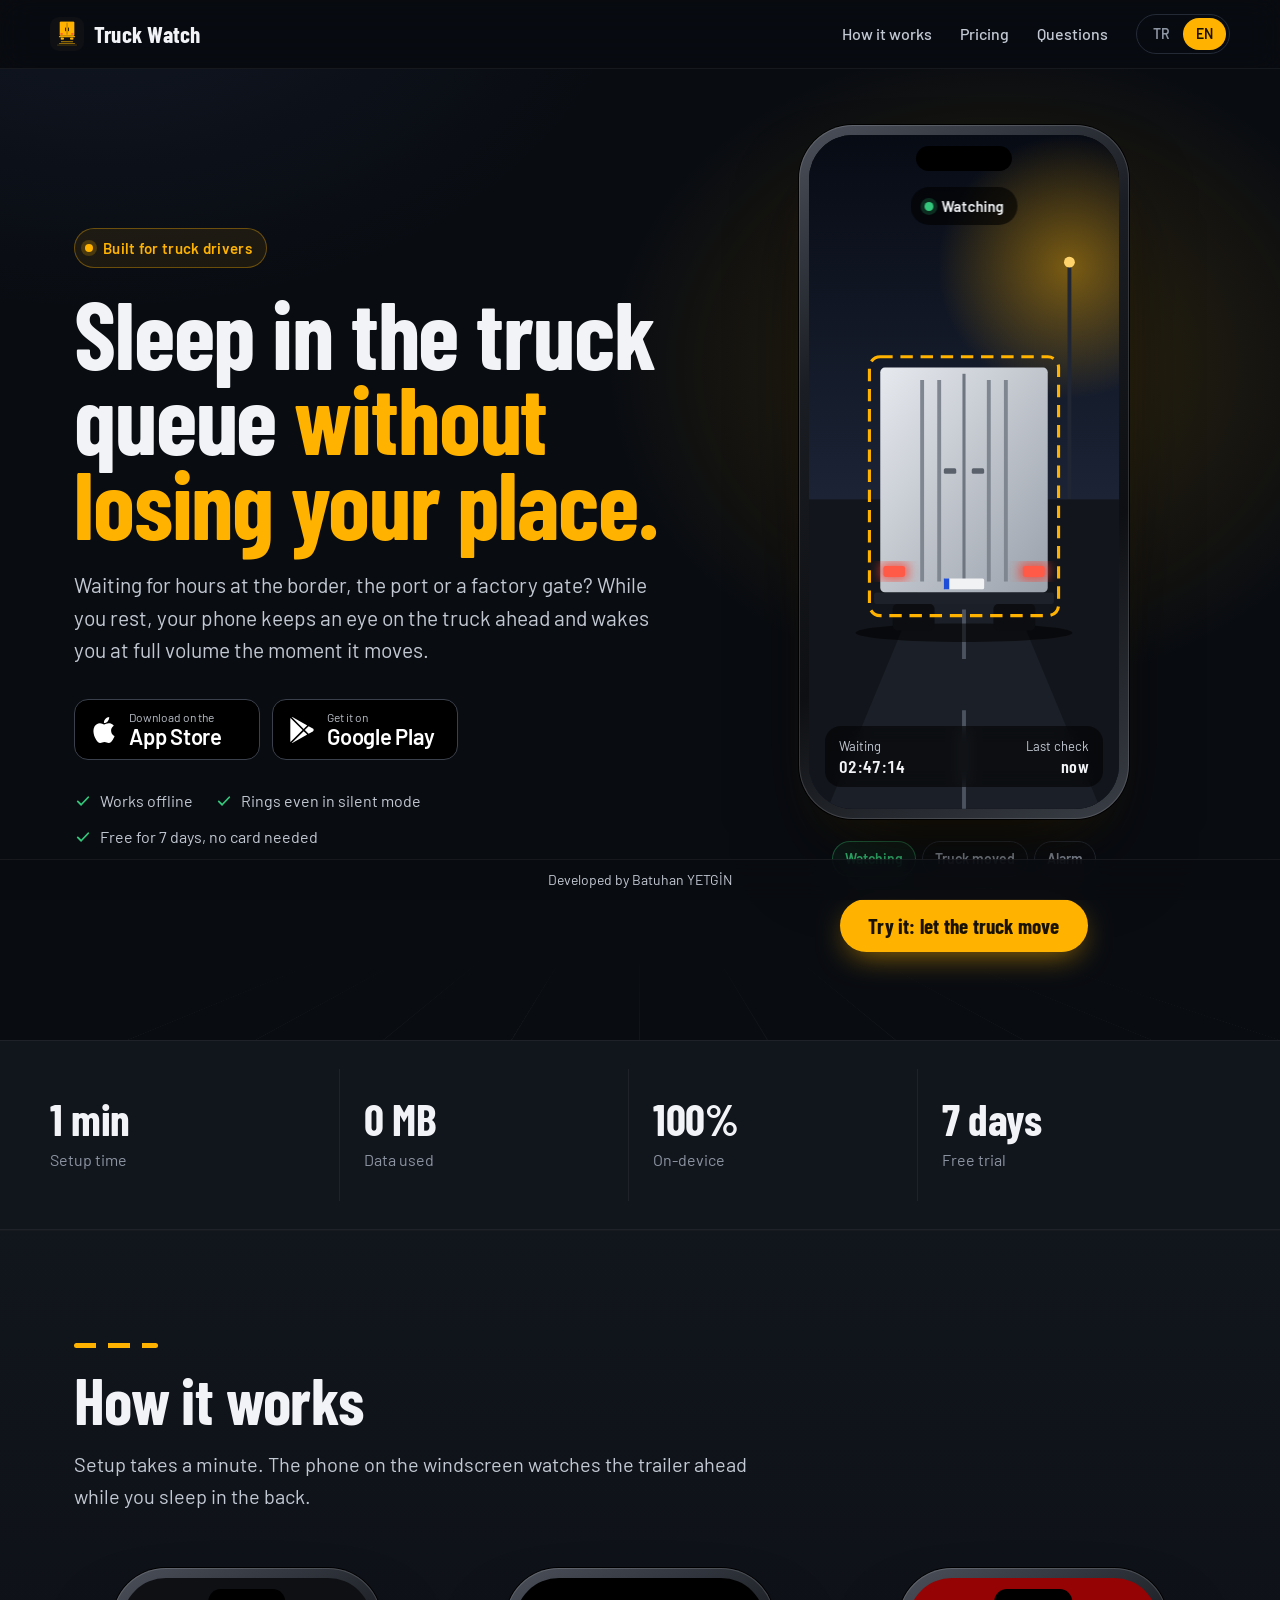
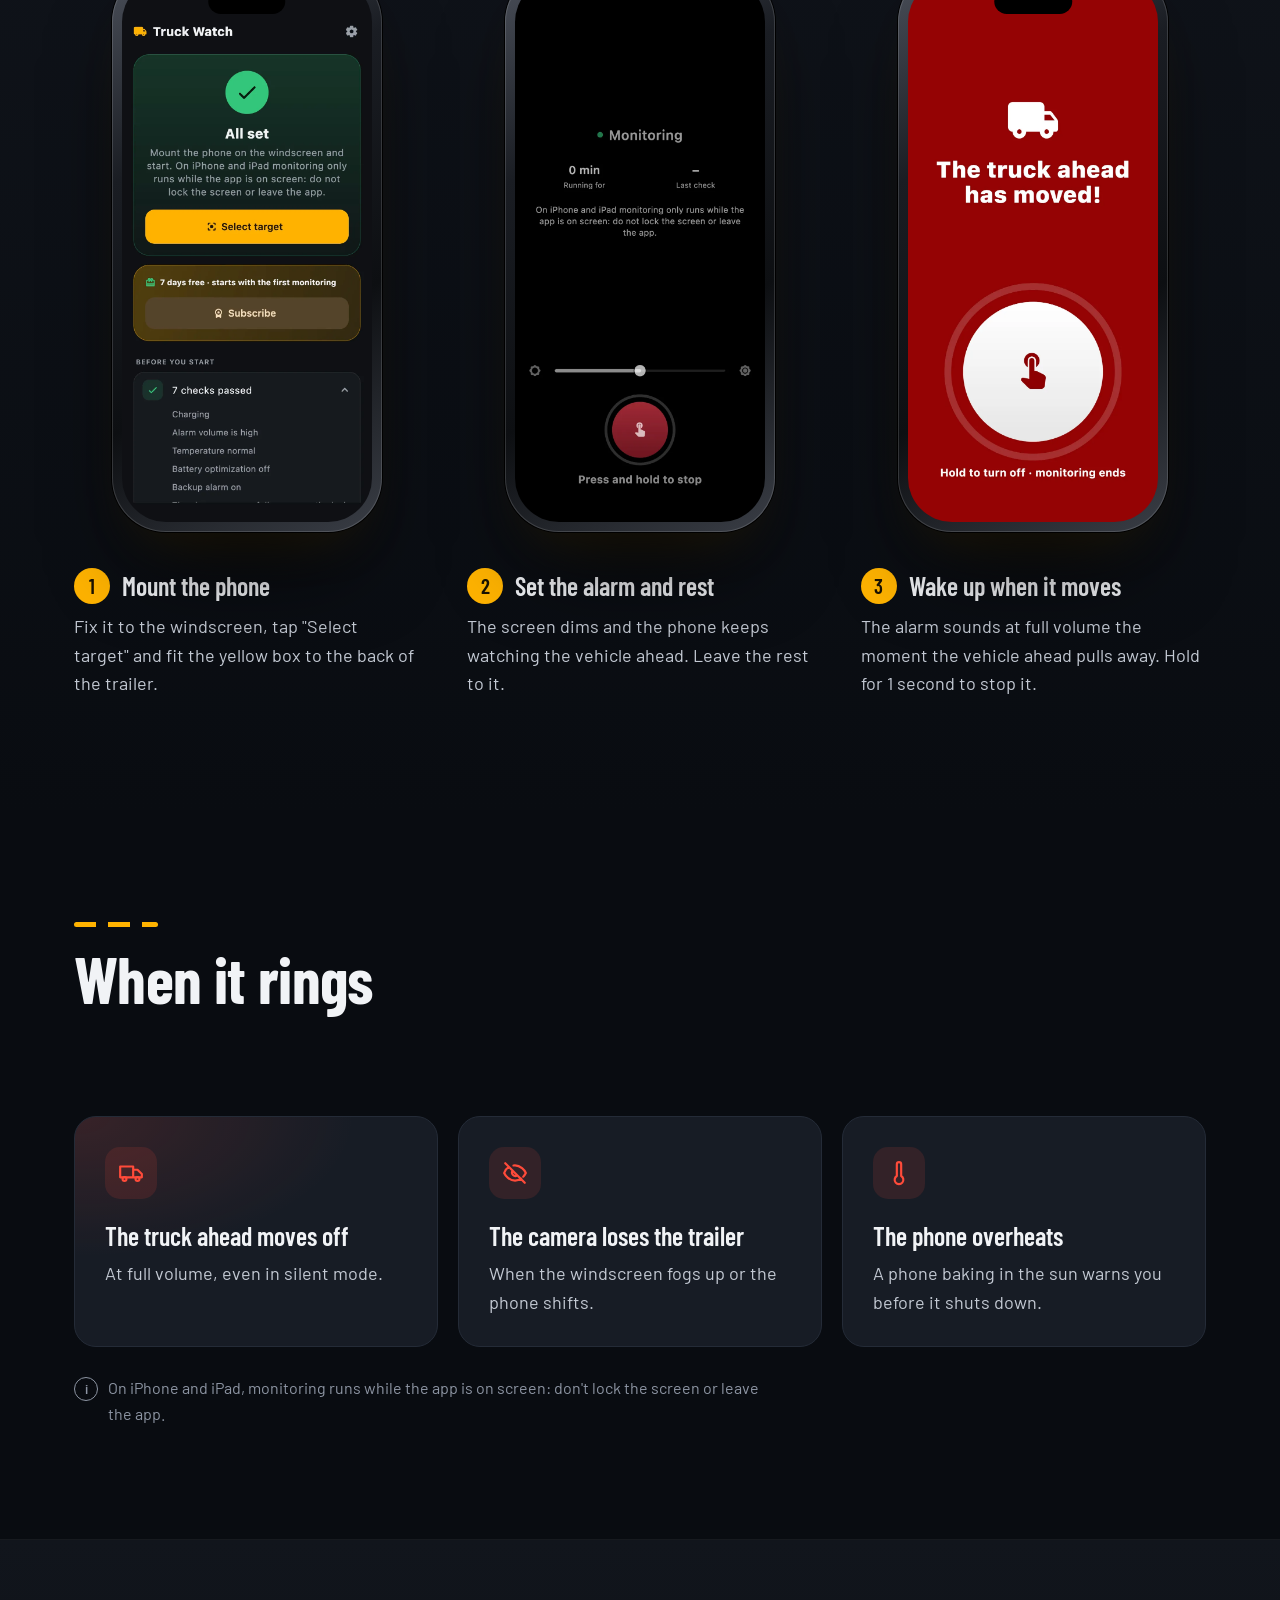
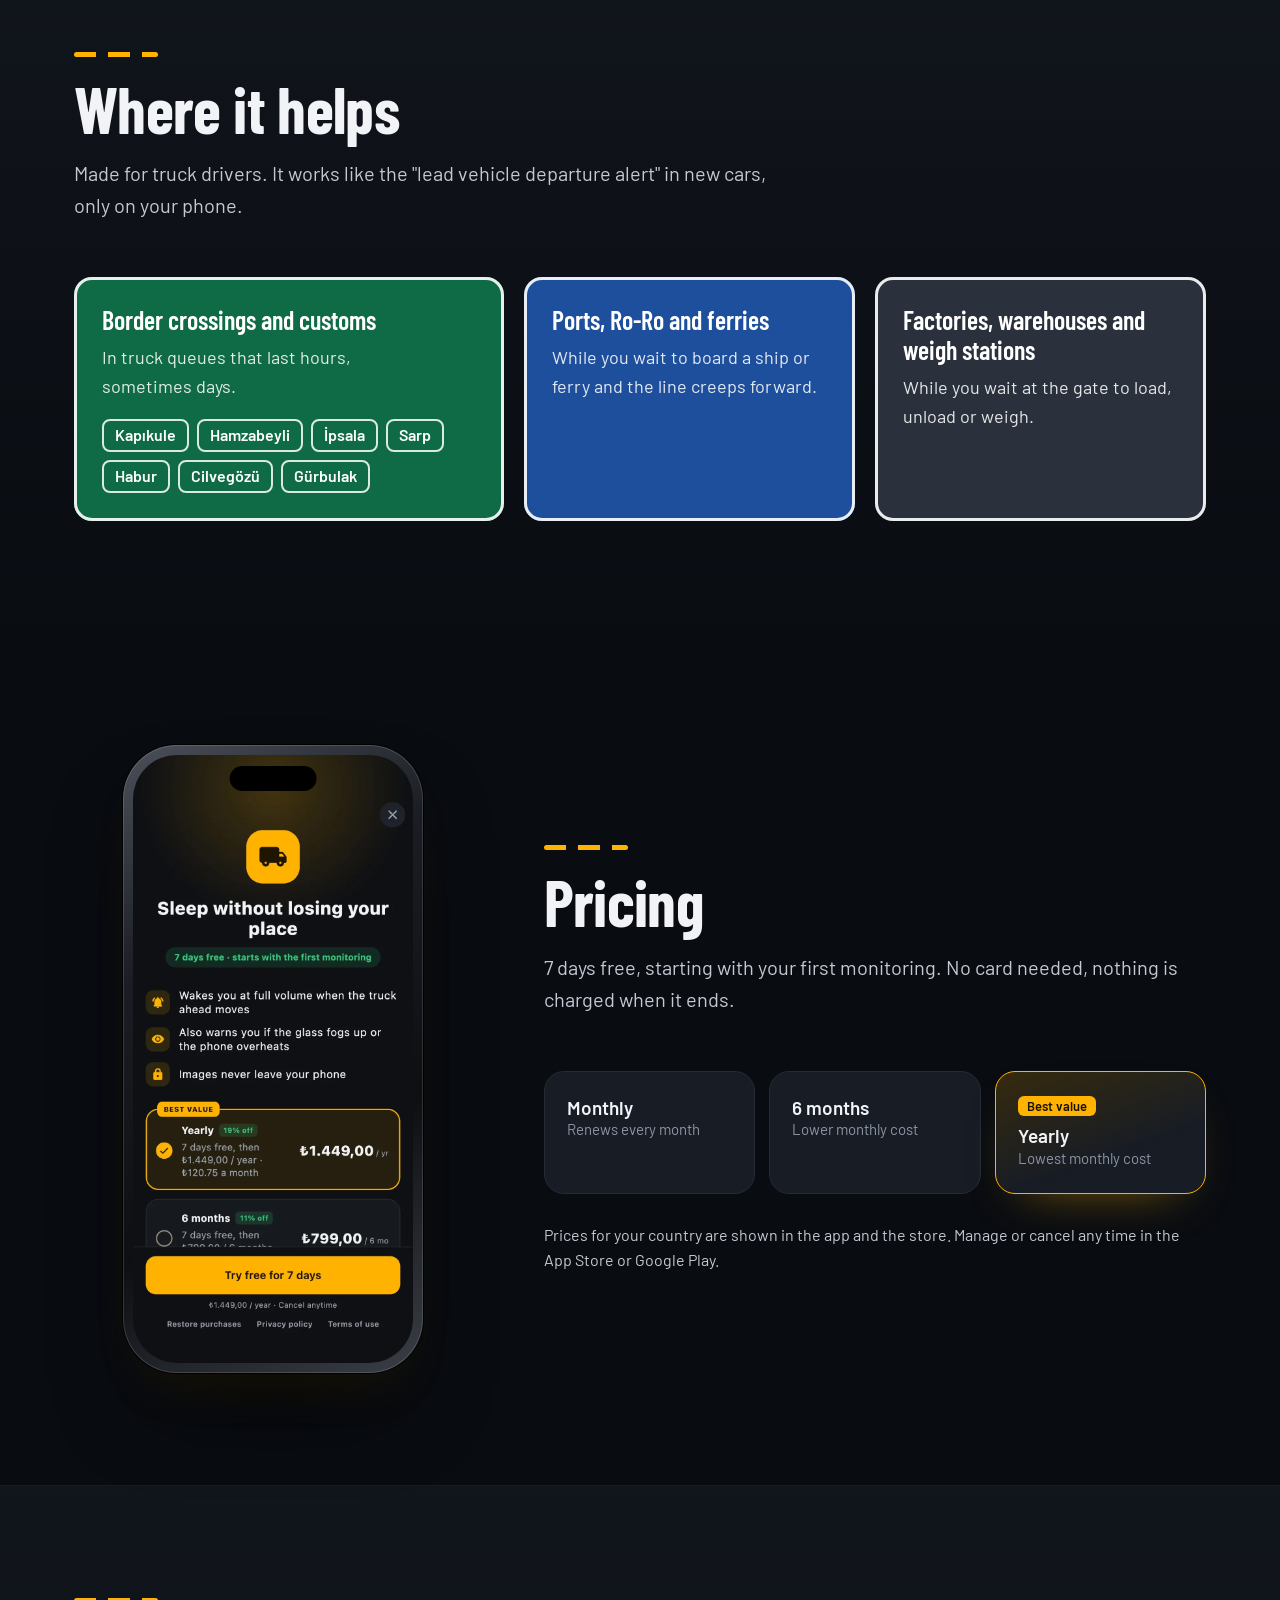
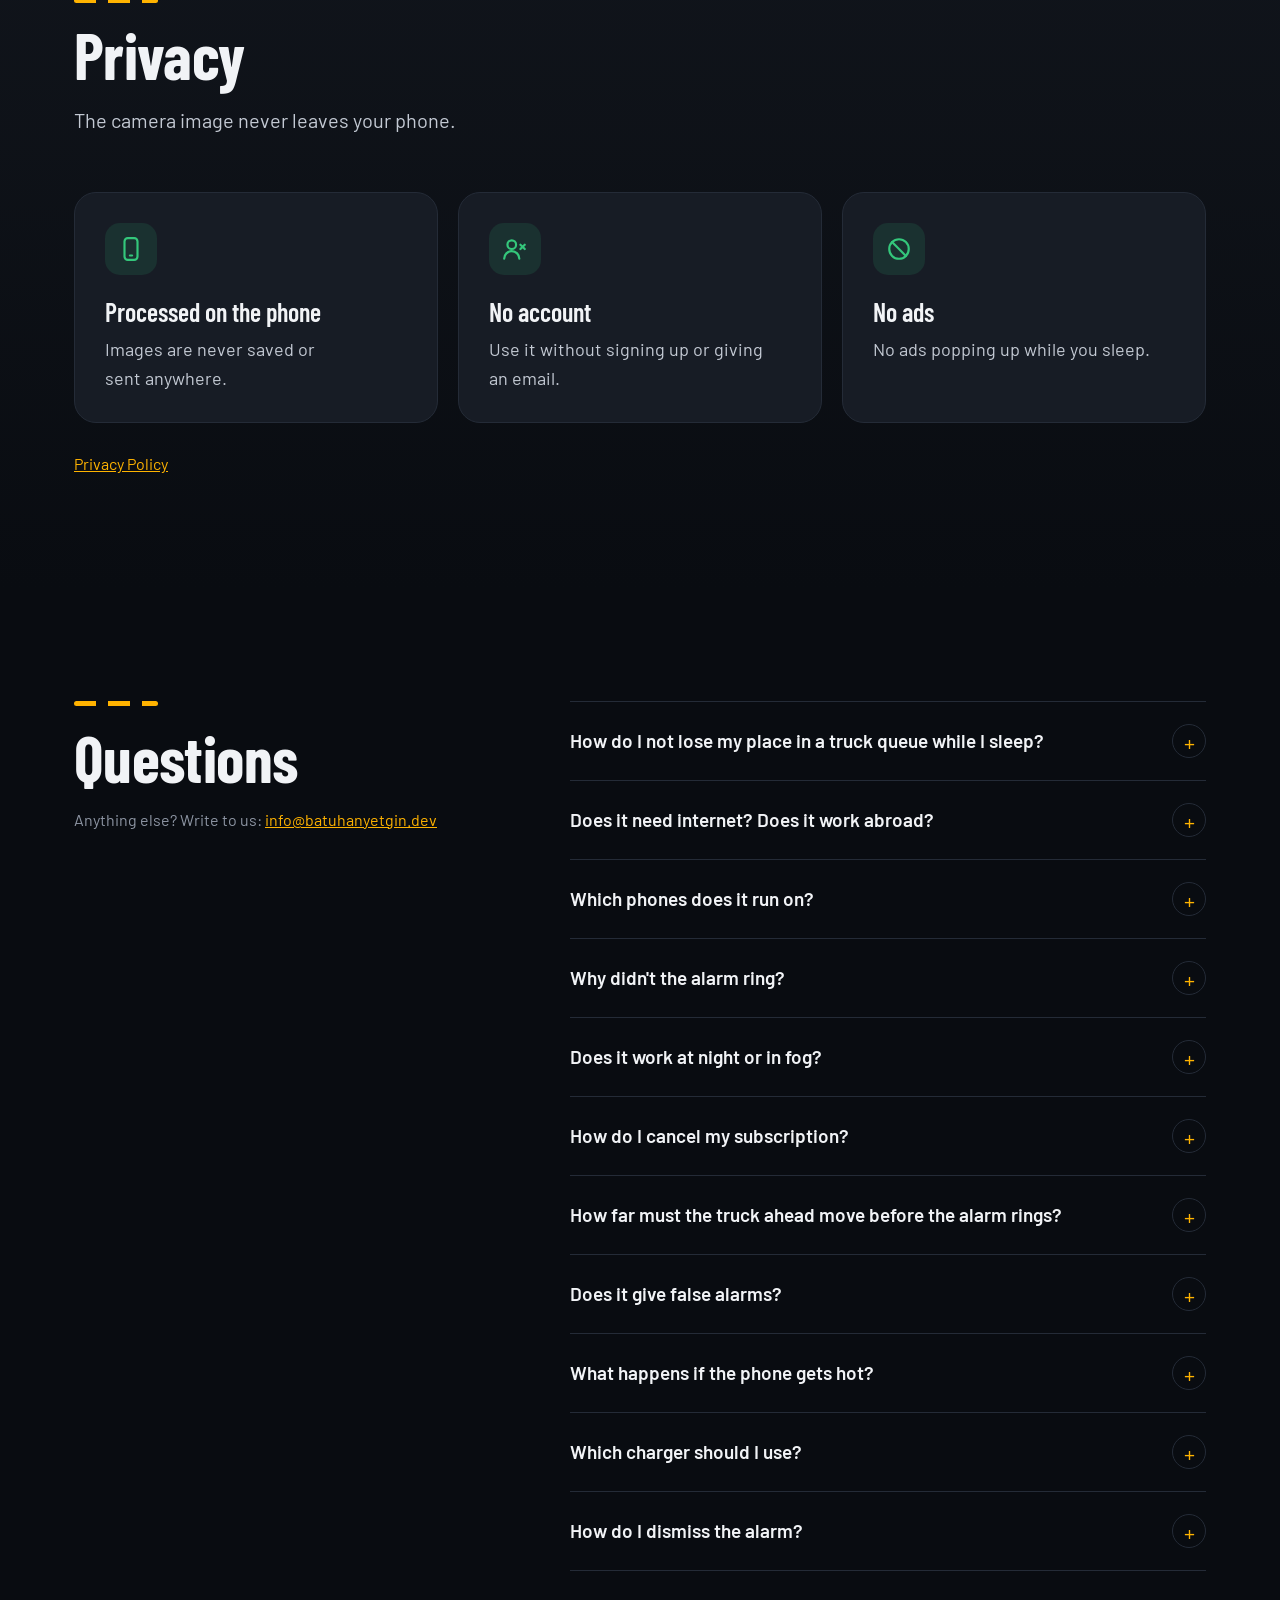
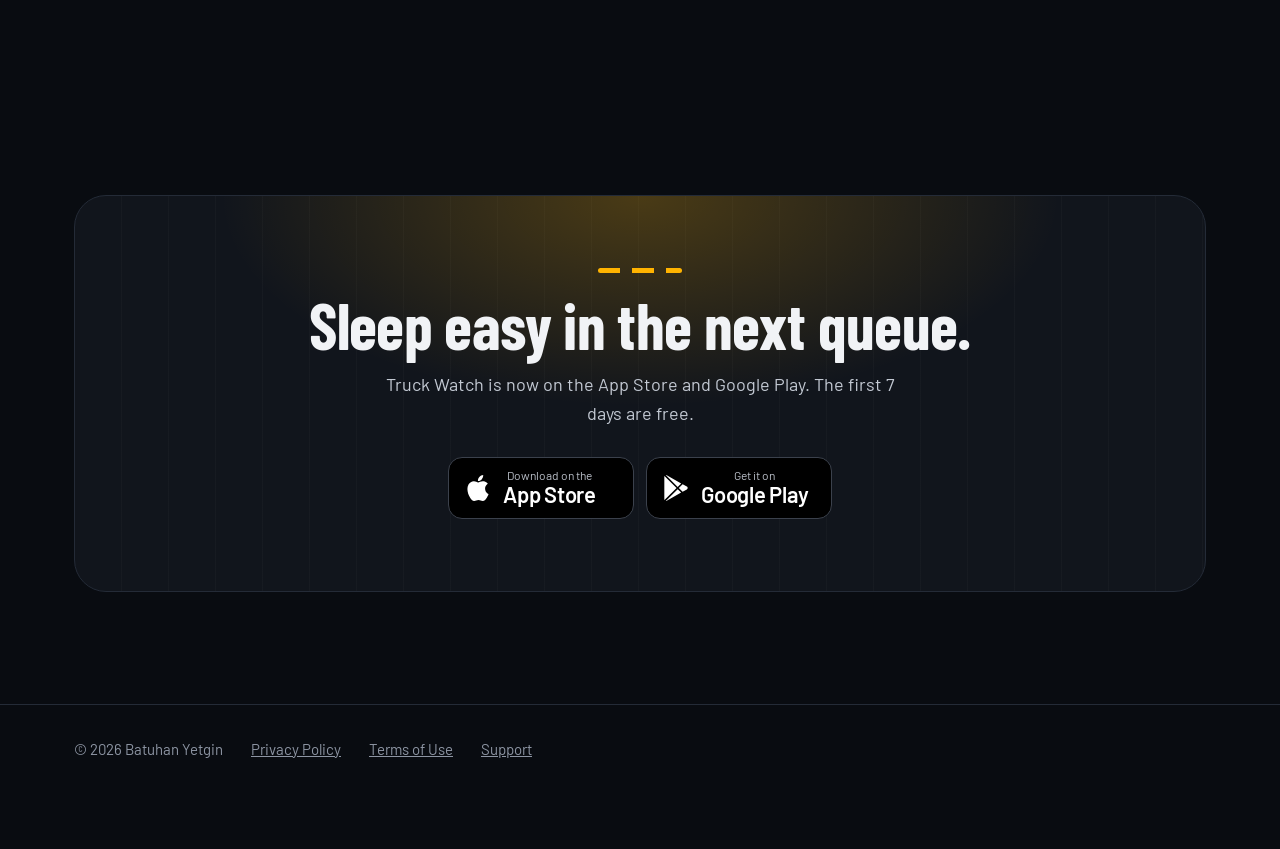
<file: en/index.html>
<!doctype html>
<html lang="en">
<head>
<meta charset="utf-8">
<meta name="viewport" content="width=device-width, initial-scale=1">
<meta name="color-scheme" content="dark">
<meta name="darkreader-lock">
<script>
(function(){var h=location.pathname.indexOf('/en')===0?'en':'tr',s;
try{s=localStorage.getItem('lang')}catch(e){}
var w=s==='tr'||s==='en'?s:/^tr/i.test(navigator.language)?'tr':'en';
if(w!==h&&!/bot|crawl|spider/i.test(navigator.userAgent))location.replace(w==='en'?'/en/':'/');
document.addEventListener('click',function(e){var a=e.target.closest('.lang a');if(a)try{localStorage.setItem('lang',a.getAttribute('hreflang')||h)}catch(x){}});
})();
</script>
<title>Truck Watch: truck queue alarm that wakes you when the line moves</title>
<meta name="description" content="Waiting in a truck queue at the border, the port or a factory gate? Rest while your phone watches the truck ahead and wakes you at full volume the moment it moves. 7 days free.">
<link rel="canonical" href="https://tirsiratakip.com/en/">
<link rel="alternate" hreflang="tr" href="https://tirsiratakip.com/">
<link rel="alternate" hreflang="en" href="https://tirsiratakip.com/en/">
<link rel="alternate" hreflang="x-default" href="https://tirsiratakip.com/">
<meta property="og:type" content="website">
<meta property="og:locale" content="en_US">
<meta property="og:locale:alternate" content="tr_TR">
<meta property="og:site_name" content="Truck Watch">
<meta property="og:url" content="https://tirsiratakip.com/en/">
<meta property="og:title" content="Truck Watch: don't lose your place in line">
<meta property="og:description" content="Your phone watches the truck ahead and wakes you when it moves. For border, port and factory queues.">
<meta property="og:image" content="https://tirsiratakip.com/img/og-en.jpg">
<meta property="og:image:width" content="1024">
<meta property="og:image:height" content="500">
<meta name="twitter:card" content="summary_large_image">
<meta name="theme-color" content="#0f1115">
<link rel="icon" href="/favicon.png">
<link rel="apple-touch-icon" href="/apple-touch-icon.png">
<link rel="stylesheet" href="/style.css">
<script type="application/ld+json">
[{
  "@context": "https://schema.org",
  "@type": "MobileApplication",
  "name": "Truck Watch",
  "alternateName": ["Tır Sıra Takip", "Tır Takip"],
  "url": "https://tirsiratakip.com/en/",
  "image": "https://tirsiratakip.com/img/icon.png",
  "screenshot": ["https://tirsiratakip.com/img/en_1.webp", "https://tirsiratakip.com/img/en_2.webp", "https://tirsiratakip.com/img/en_3.webp", "https://tirsiratakip.com/img/en_4.webp"],
  "description": "An app that wakes truck drivers with a loud alarm when the vehicle ahead moves in a queue. For border, port and factory queues.",
  "applicationCategory": "UtilitiesApplication",
  "operatingSystem": "iOS 15+, Android 10+",
  "inLanguage": ["en", "tr"],
  "offers": [{"@type": "Offer", "name": "Monthly", "price": "150", "priceCurrency": "TRY", "description": "7-day free trial, then monthly subscription"}, {"@type": "Offer", "name": "6-month", "price": "799", "priceCurrency": "TRY", "description": "7-day free trial, then 6-month subscription"}, {"@type": "Offer", "name": "Yearly", "price": "1449", "priceCurrency": "TRY", "description": "7-day free trial, then yearly subscription"}],
  "author": {"@type": "Person", "name": "Batuhan Yetgin"}
}, {
  "@context": "https://schema.org",
  "@type": "FAQPage",
  "mainEntity": [
    {"@type": "Question", "name": "How do I not lose my place in a truck queue while I sleep?",
     "acceptedAnswer": {"@type": "Answer", "text": "Mount your phone on the windscreen so the rear camera sees the truck ahead. Truck Watch watches the vehicle ahead and sounds a loud alarm the moment it moves, so you can rest without losing your place."}},
    {"@type": "Question", "name": "Does it need internet? Does it work abroad?",
     "acceptedAnswer": {"@type": "Answer", "text": "Monitoring works offline; images are processed on the phone. You don't need roaming at the border or abroad. Connecting once a week is enough to verify your subscription."}},
    {"@type": "Question", "name": "Which phones does it run on?",
     "acceptedAnswer": {"@type": "Answer", "text": "iPhone and iPad with iOS 15 or later, and Android 10 or later. On iPhone and iPad, monitoring runs while the app is on screen."}},
    {"@type": "Question", "name": "Why didn't the alarm ring?",
     "acceptedAnswer": {"@type": "Answer", "text": "Make sure the phone is charging, the volume is up and the yellow box sits on the trailer. The Before you start list in the app shows what is missing."}},
    {"@type": "Question", "name": "Does it work at night or in fog?",
     "acceptedAnswer": {"@type": "Answer", "text": "Darkness, fog or a dirty windscreen can weaken the image. If the camera loses sight of the trailer, the alarm rings to warn you."}},
    {"@type": "Question", "name": "How do I cancel my subscription?",
     "acceptedAnswer": {"@type": "Answer", "text": "On iPhone: Settings, your name, Subscriptions. On Android: Google Play, Profile, Payments and subscriptions. Cancellation takes effect at the end of the period."}},
    {"@type": "Question", "name": "How far must the truck ahead move before the alarm rings?",
     "acceptedAnswer": {"@type": "Answer", "text": "The alarm rings when the truck ahead has moved about 1 metre away. When you set up, you fit the yellow box over the trailer and the app works out the distance from it."}},
    {"@type": "Question", "name": "Does it give false alarms?",
     "acceptedAnswer": {"@type": "Answer", "text": "An alarm is never based on a single frame; several quick frames are checked together. Short-lived changes such as a person walking past or a car's headlights are filtered out in that check."}},
    {"@type": "Question", "name": "What happens if the phone gets hot?",
     "acceptedAnswer": {"@type": "Answer", "text": "As the phone warms up, checks become less frequent and the image resolution drops, which slows the heating. If it gets hot you are told to unplug it or move it into the shade, and at a critical temperature an alarm wakes you."}},
    {"@type": "Question", "name": "Which charger should I use?",
     "acceptedAnswer": {"@type": "Answer", "text": "Fast charging is not needed; a normal charger is enough. Keep the phone out of direct sunlight."}},
    {"@type": "Question", "name": "How do I dismiss the alarm?",
     "acceptedAnswer": {"@type": "Answer", "text": "Press and hold the on-screen button for 1 second. A single tap is not enough, so you cannot dismiss it by accident half-asleep."}}
  ]
}]
</script>
</head>
<body>
<header class="top">
  <div class="wrap bar">
    <a class="brand" href="/en/"><img src="/img/icon.png" alt="" width="34" height="34">Truck Watch</a>
    <div class="links">
      <a href="#how">How it works</a>
      <a href="#pricing">Pricing</a>
      <a href="#support">Questions</a>
      <nav class="lang" aria-label="Language"><a href="/" hreflang="tr" lang="tr">TR</a><a href="/en/" aria-current="page">EN</a></nav>
    </div>
  </div>
</header>

<main>
<div class="hero">
  <div class="wrap">
    <div>
      <p class="eyebrow">Built for truck drivers</p>
      <h1>Sleep in the truck queue <em>without losing your place.</em></h1>
      <p class="lede">Waiting for hours at the border, the port or a factory gate? While you rest, your phone keeps an eye on the truck ahead and wakes you at full volume the moment it moves.</p>
      <div class="stores">
        <a class="badge" href="https://apps.apple.com/app/id6820950562"><svg viewBox="0 0 24 24" aria-hidden="true"><path d="M12.152 6.896c-.948 0-2.415-1.078-3.96-1.04-2.04.027-3.91 1.183-4.961 3.014-2.117 3.675-.546 9.103 1.519 12.09 1.013 1.454 2.208 3.09 3.792 3.039 1.52-.065 2.09-.987 3.935-.987 1.831 0 2.35.987 3.96.948 1.637-.026 2.676-1.48 3.676-2.948 1.156-1.688 1.636-3.325 1.662-3.415-.039-.013-3.182-1.221-3.22-4.857-.026-3.04 2.48-4.494 2.597-4.559-1.429-2.09-3.623-2.324-4.39-2.376-2-.156-3.675 1.09-4.61 1.09zM15.53 3.83c.843-1.012 1.4-2.427 1.245-3.83-1.207.052-2.662.805-3.532 1.818-.78.896-1.454 2.338-1.273 3.714 1.338.104 2.715-.688 3.559-1.701"/></svg><span><small>Download on the</small><b>App Store</b></span></a>
        <a class="badge" href="https://play.google.com/store/apps/details?id=com.batuhanyetgin.tirTakip&amp;hl=en"><svg viewBox="0 0 24 24" aria-hidden="true"><path d="M22.018 13.298l-3.919 2.218-3.515-3.493 3.543-3.521 3.891 2.202a1.49 1.49 0 0 1 0 2.594zM1.337.924a1.486 1.486 0 0 0-.112.568v21.017c0 .217.045.419.124.6l11.155-11.087L1.337.924zm12.207 10.065l3.258-3.238L3.45.195a1.466 1.466 0 0 0-.946-.179l11.04 10.973zm0 2.067l-11 10.933c.298.036.612-.016.906-.183l13.324-7.54-3.23-3.21z"/></svg><span><small>Get it on</small><b>Google Play</b></span></a>
      </div>
      <ul class="facts">
        <li><svg viewBox="0 0 24 24" aria-hidden="true"><path d="M5 12.5l4.5 4.5L19 7"/></svg>Works offline</li>
        <li><svg viewBox="0 0 24 24" aria-hidden="true"><path d="M5 12.5l4.5 4.5L19 7"/></svg>Rings even in silent mode</li>
        <li><svg viewBox="0 0 24 24" aria-hidden="true"><path d="M5 12.5l4.5 4.5L19 7"/></svg>Free for 7 days, no card needed</li>
      </ul>
    </div>

    <div class="demo" id="scene">
      <div class="phone">
        <div class="screen">
      <svg class="cam" viewBox="0 0 400 869" preserveAspectRatio="xMidYMid slice" aria-hidden="true">
        <defs>
          <linearGradient id="sky" x1="0" y1="0" x2="0" y2="1"><stop offset="0" stop-color="#070b14"/><stop offset=".54" stop-color="#1b2335"/></linearGradient>
          <radialGradient id="lamp"><stop offset="0" stop-color="#ffb300" stop-opacity=".45"/><stop offset="1" stop-color="#ffb300" stop-opacity="0"/></radialGradient>
          <linearGradient id="box" x1="0" y1="0" x2="1" y2="1"><stop offset="0" stop-color="#e6e9ee"/><stop offset="1" stop-color="#9aa1ab"/></linearGradient>
          <filter id="blur"><feGaussianBlur stdDeviation="7"/></filter>
        </defs>
        <rect width="400" height="869" fill="url(#sky)"/>
        <circle cx="336" cy="170" r="170" fill="url(#lamp)"/>
        <path d="M336 166 V470" stroke="#202633" stroke-width="5"/>
        <circle cx="336" cy="164" r="7" fill="#ffd36b"/>
        <rect y="470" width="400" height="399" fill="#12151b"/>
        <path d="M24 869 L190 470 H210 L376 869 Z" fill="#1b1f27"/>
        <path d="M200 482 V500 M200 530 V568 M200 612 V676 M200 742 V869" stroke="#4c5360" stroke-width="5"/>
        <g class="trailer">
          <ellipse cx="200" cy="642" rx="140" ry="12" fill="#000" opacity=".55"/>
          <rect x="92" y="300" width="216" height="290" rx="6" fill="url(#box)"/>
          <rect x="198" y="308" width="4" height="274" fill="#6f7680"/>
          <path d="M146 316 V576 M168 316 V576 M232 316 V576 M254 316 V576" stroke="#7f8690" stroke-width="5"/>
          <rect x="174" y="430" width="16" height="7" rx="2" fill="#5b616b"/>
          <rect x="210" y="430" width="16" height="7" rx="2" fill="#5b616b"/>
          <rect x="84" y="590" width="232" height="15" rx="3" fill="#1d2129"/>
          <g filter="url(#blur)" fill="#ff3b2b" opacity=".75"><rect x="92" y="552" width="36" height="22"/><rect x="272" y="552" width="36" height="22"/></g>
          <rect x="96" y="556" width="28" height="14" rx="3" fill="#ff5a48"/>
          <rect x="276" y="556" width="28" height="14" rx="3" fill="#ff5a48"/>
          <rect x="174" y="572" width="52" height="14" rx="2" fill="#f1f2f4"/>
          <rect x="174" y="572" width="7" height="14" fill="#1f4fd8"/>
          <rect x="108" y="605" width="54" height="34" rx="6" fill="#0b0d11"/>
          <rect x="238" y="605" width="54" height="34" rx="6" fill="#0b0d11"/>
        </g>
        <rect class="target" x="78" y="286" width="244" height="334" rx="14" fill="none" stroke="#ffb300" stroke-width="4" stroke-dasharray="16 10"/>
      </svg>
          <div class="chip"><i></i><span class="watch">Watching</span><span class="moved">Movement detected</span></div>
          <div class="hud"><span>Waiting<b id="clock">02:47:12</b></span><span>Last check<b>now</b></span></div>
          <div class="alarm" role="alert">
            <span class="bell"><svg width="72" height="56" viewBox="0 0 24 18" aria-hidden="true"><path fill="#fff" d="M2 0h11a2 2 0 0 1 2 2v2h3.5a1 1 0 0 1 .8.4l3.5 4.6a1 1 0 0 1 .2.6V14a1 1 0 0 1-1 1h-1a3 3 0 0 1-6 0H9a3 3 0 0 1-6 0H2a2 2 0 0 1-2-2V2a2 2 0 0 1 2-2Zm13 6v3h5.2l-2.3-3H15ZM6 13.5a1.5 1.5 0 1 0 0 3 1.5 1.5 0 0 0 0-3Zm12 0a1.5 1.5 0 1 0 0 3 1.5 1.5 0 0 0 0-3Z"/></svg></span>
            <strong>The truck ahead moved!</strong>
            <button id="stop">Stop alarm</button>
          </div>
        </div>
      </div>
      <ol class="stages" aria-hidden="true"><li>Watching</li><li>Truck moved</li><li>Alarm</li></ol>
      <button class="try" id="try">Try it: let the truck move</button>
    </div>
  </div>
</div>

<div class="stats">
  <div class="wrap"><dl><div><dt>1 min</dt><dd>Setup time</dd></div><div><dt>0 MB</dt><dd>Data used</dd></div><div><dt>100%</dt><dd>On-device</dd></div><div><dt>7 days</dt><dd>Free trial</dd></div></dl></div>
</div>

<section id="how" class="alt">
  <div class="wrap">
    <h2>How it works</h2>
    <p class="intro">Setup takes a minute. The phone on the windscreen watches the trailer ahead while you sleep in the back.</p>
    <ol class="steps">
      <li>
        <div class="phone"><div class="screen"><img src="/img/en_2.webp" width="860" height="1869" loading="lazy" alt="Home screen: all set, Select target button and pre-alarm checks"></div></div>
        <h3>Mount the phone</h3>
        <p>Fix it to the windscreen, tap "Select target" and fit the yellow box to the back of the trailer.</p>
      </li>
      <li>
        <div class="phone"><div class="screen"><img src="/img/en_3.webp" width="860" height="1869" loading="lazy" alt="Monitoring screen: watching the truck ahead, duration and last check"></div></div>
        <h3>Set the alarm and rest</h3>
        <p>The screen dims and the phone keeps watching the vehicle ahead. Leave the rest to it.</p>
      </li>
      <li>
        <div class="phone"><div class="screen"><img src="/img/en_1.webp" width="860" height="1869" loading="lazy" alt="Alarm screen: the truck ahead moved"></div></div>
        <h3>Wake up when it moves</h3>
        <p>The alarm sounds at full volume the moment the vehicle ahead pulls away. Hold for 1 second to stop it.</p>
      </li>
    </ol>
  </div>
</section>

<section>
  <div class="wrap">
    <h2>When it rings</h2>
    <p class="intro">Not only when the queue moves, but whenever monitoring is at risk.</p>
    <ul class="cards">
      <li>
        <div class="ico"><svg viewBox="0 0 24 24" aria-hidden="true"><path d="M2 6h12v10H2zM14 9h4l4 4v3h-8"/><circle cx="6" cy="17.5" r="1.8"/><circle cx="18" cy="17.5" r="1.8"/></svg></div>
        <h3>The truck ahead moves off</h3>
        <p>At full volume, even in silent mode.</p>
      </li>
      <li>
        <div class="ico"><svg viewBox="0 0 24 24" aria-hidden="true"><path d="M3 3l18 18M10.6 5.1A10 10 0 0 1 12 5c5 0 9 4.5 10 7a13 13 0 0 1-2.4 3.4M6.3 6.3C4.1 7.7 2.6 9.9 2 12c1 2.5 5 7 10 7a9.7 9.7 0 0 0 5.7-1.8M9.9 9.9a3 3 0 0 0 4.2 4.2"/></svg></div>
        <h3>The camera loses the trailer</h3>
        <p>When the windscreen fogs up or the phone shifts.</p>
      </li>
      <li>
        <div class="ico"><svg viewBox="0 0 24 24" aria-hidden="true"><path d="M14 14.8V4a2 2 0 0 0-4 0v10.8a4 4 0 1 0 4 0Z"/></svg></div>
        <h3>The phone overheats</h3>
        <p>A phone baking in the sun warns you before it shuts down.</p>
      </li>
    </ul>
    <p class="note">On iPhone and iPad, monitoring runs while the app is on screen: don't lock the screen or leave the app.</p>
  </div>
</section>

<section class="alt">
  <div class="wrap">
    <h2>Where it helps</h2>
    <p class="intro">Made for truck drivers. It works like the "lead vehicle departure alert" in new cars, only on your phone.</p>
    <ul class="places">
      <li>
        <h3>Border crossings and customs</h3>
        <p>In truck queues that last hours, sometimes days.</p>
        <ul class="gates" aria-label="Example border gates">
          <li>Kapıkule</li><li>Hamzabeyli</li><li>İpsala</li><li>Sarp</li><li>Habur</li><li>Cilvegözü</li><li>Gürbulak</li>
        </ul>
      </li>
      <li>
        <h3>Ports, Ro-Ro and ferries</h3>
        <p>While you wait to board a ship or ferry and the line creeps forward.</p>
      </li>
      <li>
        <h3>Factories, warehouses and weigh stations</h3>
        <p>While you wait at the gate to load, unload or weigh.</p>
      </li>
    </ul>
  </div>
</section>

<section id="pricing">
  <div class="wrap price">
    <div class="phone"><div class="screen"><img src="/img/en_4.webp" width="860" height="1869" loading="lazy" alt="Subscription screen: 7-day free trial and plans"></div></div>
    <div>
      <h2>Pricing</h2>
      <p class="intro">7 days free, starting with your first monitoring. No card needed, nothing is charged when it ends.</p>
      <ul class="plans">
        <li><span>Monthly<small>Renews every month</small></span></li>
        <li><span>6 months<small>Lower monthly cost</small></span></li>
        <li class="best"><span><em class="tag">Best value</em>Yearly<small>Lowest monthly cost</small></span></li>
      </ul>
      <p class="note">Prices for your country are shown in the app and the store. Manage or cancel any time in the App Store or Google Play.</p>
    </div>
  </div>
</section>

<section class="alt">
  <div class="wrap">
    <h2>Privacy</h2>
    <p class="intro">The camera image never leaves your phone.</p>
    <ul class="privacy">
      <li><div class="ico"><svg viewBox="0 0 24 24" aria-hidden="true"><rect x="6" y="2" width="12" height="20" rx="3"/><path d="M11 18h2"/></svg></div><h3>Processed on the phone</h3><p>Images are never saved or sent anywhere.</p></li>
      <li><div class="ico"><svg viewBox="0 0 24 24" aria-hidden="true"><circle cx="9" cy="8" r="4"/><path d="M2 21a7 7 0 0 1 14 0M17 8l4 4M21 8l-4 4"/></svg></div><h3>No account</h3><p>Use it without signing up or giving an email.</p></li>
      <li><div class="ico"><svg viewBox="0 0 24 24" aria-hidden="true"><circle cx="12" cy="12" r="9"/><path d="M5.6 5.6l12.8 12.8"/></svg></div><h3>No ads</h3><p>No ads popping up while you sleep.</p></li>
    </ul>
    <p class="note"><a href="/privacy.html?lang=en">Privacy Policy</a></p>
  </div>
</section>

<section id="support">
  <div class="wrap faq">
    <div>
      <h2>Questions</h2>
      <p class="note">Anything else? Write to us: <a href="mailto:info@batuhanyetgin.dev">info@batuhanyetgin.dev</a></p>
    </div>
    <div>
      <details>
        <summary>How do I not lose my place in a truck queue while I sleep?</summary>
        <p>Mount your phone on the windscreen so the rear camera sees the truck ahead. Truck Watch watches the vehicle ahead and sounds a loud alarm the moment it moves, so you can rest without losing your place.</p>
      </details>
      <details>
        <summary>Does it need internet? Does it work abroad?</summary>
        <p>Monitoring works offline; images are processed on the phone. You don't need roaming at the border or abroad. Connecting once a week is enough to verify your subscription.</p>
      </details>
      <details>
        <summary>Which phones does it run on?</summary>
        <p>iPhone and iPad with iOS 15 or later, and Android 10 or later. On iPhone and iPad, monitoring runs while the app is on screen.</p>
      </details>
      <details>
        <summary>Why didn't the alarm ring?</summary>
        <p>Make sure the phone is charging, the volume is up and the yellow box sits on the trailer. The "Before you start" list in the app shows what is missing.</p>
      </details>
      <details>
        <summary>Does it work at night or in fog?</summary>
        <p>Darkness, fog or a dirty windscreen can weaken the image. If the camera loses sight of the trailer, the alarm rings to warn you.</p>
      </details>
      <details>
        <summary>How do I cancel my subscription?</summary>
        <p>On iPhone: Settings → your name → Subscriptions. On Android: Google Play → Profile → Payments &amp; subscriptions. Cancellation takes effect at the end of the period.</p>
      </details>
      <details>
        <summary>How far must the truck ahead move before the alarm rings?</summary>
        <p>The alarm rings when the truck ahead has moved about 1 metre away. When you set up, you fit the yellow box over the trailer and the app works out the distance from it.</p>
      </details>
      <details>
        <summary>Does it give false alarms?</summary>
        <p>An alarm is never based on a single frame; several quick frames are checked together. Short-lived changes such as a person walking past or a car's headlights are filtered out in that check.</p>
      </details>
      <details>
        <summary>What happens if the phone gets hot?</summary>
        <p>As the phone warms up, checks become less frequent and the image resolution drops, which slows the heating. If it gets hot you are told to unplug it or move it into the shade, and at a critical temperature an alarm wakes you.</p>
      </details>
      <details>
        <summary>Which charger should I use?</summary>
        <p>Fast charging is not needed; a normal charger is enough. Keep the phone out of direct sunlight.</p>
      </details>
      <details>
        <summary>How do I dismiss the alarm?</summary>
        <p>Press and hold the on-screen button for 1 second. A single tap is not enough, so you cannot dismiss it by accident half-asleep.</p>
      </details>
    </div>
  </div>
</section>

<section>
  <div class="wrap">
    <div class="cta">
      <h2>Sleep easy in the next queue.</h2>
      <p>Truck Watch is now on the App Store and Google Play. The first 7 days are free.</p>
      <div class="stores">
        <a class="badge" href="https://apps.apple.com/app/id6820950562"><svg viewBox="0 0 24 24" aria-hidden="true"><path d="M12.152 6.896c-.948 0-2.415-1.078-3.96-1.04-2.04.027-3.91 1.183-4.961 3.014-2.117 3.675-.546 9.103 1.519 12.09 1.013 1.454 2.208 3.09 3.792 3.039 1.52-.065 2.09-.987 3.935-.987 1.831 0 2.35.987 3.96.948 1.637-.026 2.676-1.48 3.676-2.948 1.156-1.688 1.636-3.325 1.662-3.415-.039-.013-3.182-1.221-3.22-4.857-.026-3.04 2.48-4.494 2.597-4.559-1.429-2.09-3.623-2.324-4.39-2.376-2-.156-3.675 1.09-4.61 1.09zM15.53 3.83c.843-1.012 1.4-2.427 1.245-3.83-1.207.052-2.662.805-3.532 1.818-.78.896-1.454 2.338-1.273 3.714 1.338.104 2.715-.688 3.559-1.701"/></svg><span><small>Download on the</small><b>App Store</b></span></a>
        <a class="badge" href="https://play.google.com/store/apps/details?id=com.batuhanyetgin.tirTakip&amp;hl=en"><svg viewBox="0 0 24 24" aria-hidden="true"><path d="M22.018 13.298l-3.919 2.218-3.515-3.493 3.543-3.521 3.891 2.202a1.49 1.49 0 0 1 0 2.594zM1.337.924a1.486 1.486 0 0 0-.112.568v21.017c0 .217.045.419.124.6l11.155-11.087L1.337.924zm12.207 10.065l3.258-3.238L3.45.195a1.466 1.466 0 0 0-.946-.179l11.04 10.973zm0 2.067l-11 10.933c.298.036.612-.016.906-.183l13.324-7.54-3.23-3.21z"/></svg><span><small>Get it on</small><b>Google Play</b></span></a>
      </div>
    </div>
  </div>
</section>
</main>

<footer>
  <div class="wrap">
    <span>© 2026 Batuhan Yetgin</span>
    <a href="/privacy.html?lang=en">Privacy Policy</a>
    <a href="/terms.html?lang=en">Terms of Use</a>
    <a href="#support">Support</a>
  </div>
</footer>

<script src="/demo.js"></script>
<div class="credit">Developed by Batuhan YETGİN</div>
</body>
</html>
</file>
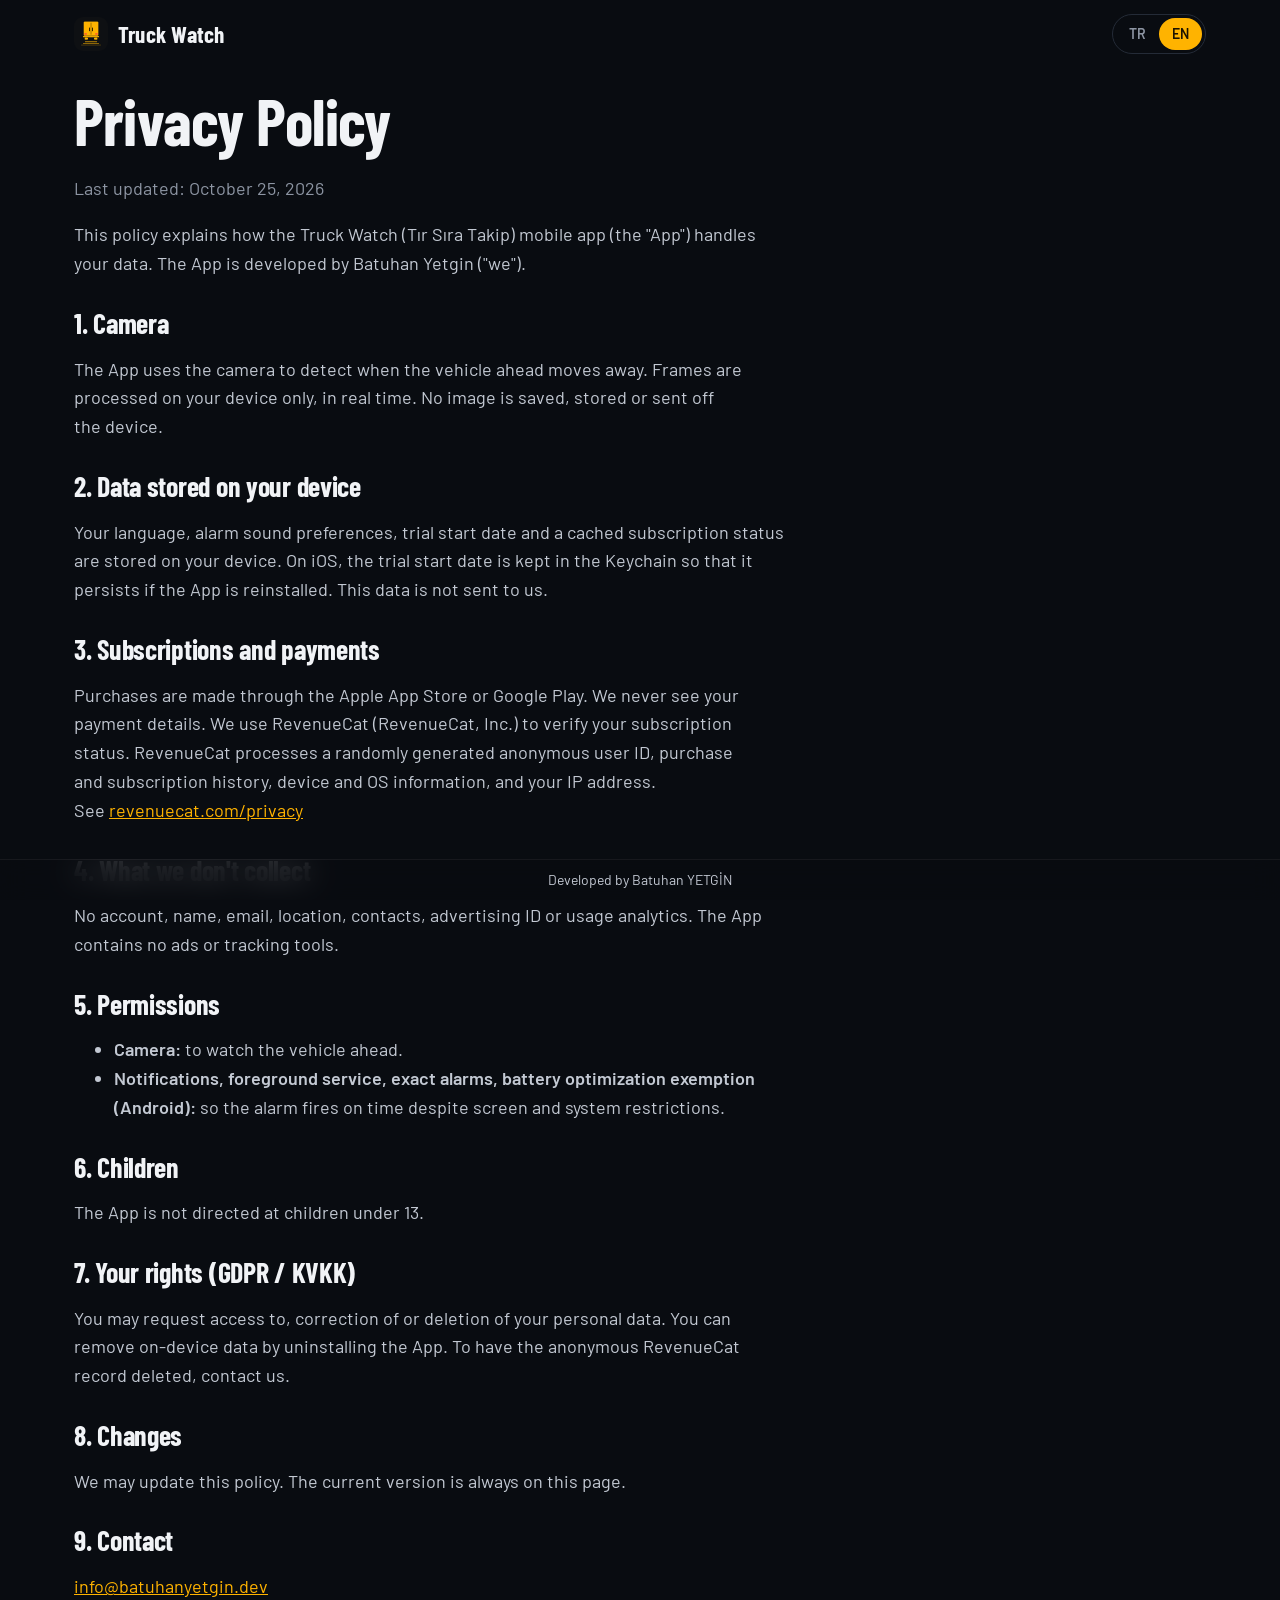
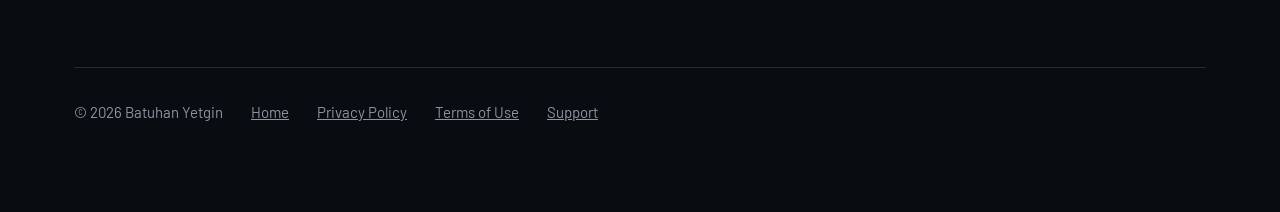
<file: privacy.html>
<!doctype html>
<html lang="tr">
<head>
<meta charset="utf-8">
<meta name="description" content="Tır Sıra Takip (Truck Watch) gizlilik politikası: kamera görüntüleri yalnızca telefonda işlenir, hesap ve reklam yoktur.">
<link rel="canonical" href="https://tirsiratakip.com/privacy.html">
<meta name="viewport" content="width=device-width, initial-scale=1">
<meta name="color-scheme" content="dark">
<meta name="darkreader-lock">
<title>Gizlilik Politikası – Tır Sıra Takip</title>
<meta name="title-tr" content="Gizlilik Politikası – Tır Sıra Takip">
<meta name="title-en" content="Privacy Policy – Truck Watch">
<link rel="icon" href="favicon.png">
<link rel="stylesheet" href="style.css">
<script src="lang.js"></script>
</head>
<body>
<div class="wrap">
<header class="bar">
  <a class="brand" href="/"><img src="img/icon.png" alt=""><span lang="tr">Tır Sıra Takip</span><span lang="en">Truck Watch</span></a>
  <div class="lang"><button data-l="tr">TR</button><button data-l="en">EN</button></div>
</header>
<main class="doc">

<article lang="tr">
<h1>Gizlilik Politikası</h1>
<p class="date">Son güncelleme: 25 Ekim 2026</p>
<p>Bu politika, Tır Sıra Takip mobil uygulamasının ("Uygulama") verilerinizi nasıl işlediğini anlatır. Uygulamanın geliştiricisi Batuhan Yetgin'dir ("biz").</p>

<h2>1. Kamera</h2>
<p>Uygulama, öndeki aracın uzaklaştığını anlamak için kamerayı kullanır. Görüntüler yalnızca cihazınızda, anlık olarak işlenir. Hiçbir görüntü kaydedilmez, saklanmaz ve cihazdan dışarı gönderilmez.</p>

<h2>2. Cihazda saklanan bilgiler</h2>
<p>Dil, alarm sesi tercihleri, deneme süresinin başlangıç tarihi ve abonelik durumunun önbelleği cihazınızda saklanır. iOS'ta deneme başlangıç tarihi, uygulama silinip yeniden yüklense de korunması için Anahtar Zinciri'nde (Keychain) tutulur. Bu bilgiler bize gönderilmez.</p>

<h2>3. Abonelik ve ödeme</h2>
<p>Satın almalar Apple App Store veya Google Play üzerinden yapılır. Ödeme bilgilerinizi biz görmeyiz. Abonelik durumunu doğrulamak için RevenueCat (RevenueCat, Inc.) hizmetini kullanırız. RevenueCat şunları işler: rastgele oluşturulmuş anonim bir kullanıcı kimliği, satın alma ve abonelik geçmişi, cihaz ve işletim sistemi bilgisi, IP adresi. Ayrıntılar için: <a href="https://www.revenuecat.com/privacy">revenuecat.com/privacy</a></p>

<h2>4. Toplamadığımız veriler</h2>
<p>Hesap, ad, e-posta, konum, rehber, reklam kimliği veya kullanım analitiği toplamıyoruz. Uygulamada reklam ve izleme aracı yoktur.</p>

<h2>5. İzinler</h2>
<ul>
  <li><strong>Kamera:</strong> öndeki aracı izlemek için.</li>
  <li><strong>Bildirim, ön plan hizmeti, kesin alarm, pil optimizasyonu muafiyeti (Android):</strong> alarmın ekran ve sistem kısıtlamalarına rağmen zamanında çalması için.</li>
</ul>

<h2>6. Çocuklar</h2>
<p>Uygulama 13 yaş altındaki çocuklara yönelik değildir.</p>

<h2>7. Haklarınız (KVKK / GDPR)</h2>
<p>Kişisel verilerinize erişme, düzeltme ve silme talep etme hakkınız vardır. Cihazdaki verileri, uygulamayı silerek kaldırabilirsiniz. RevenueCat'teki anonim kaydın silinmesi için bize yazabilirsiniz.</p>

<h2>8. Değişiklikler</h2>
<p>Bu politikayı güncelleyebiliriz. Güncel sürüm her zaman bu sayfada yer alır.</p>

<h2>9. İletişim</h2>
<p><a href="mailto:info@batuhanyetgin.dev">info@batuhanyetgin.dev</a></p>
</article>

<article lang="en">
<h1>Privacy Policy</h1>
<p class="date">Last updated: October 25, 2026</p>
<p>This policy explains how the Truck Watch (Tır Sıra Takip) mobile app (the "App") handles your data. The App is developed by Batuhan Yetgin ("we").</p>

<h2>1. Camera</h2>
<p>The App uses the camera to detect when the vehicle ahead moves away. Frames are processed on your device only, in real time. No image is saved, stored or sent off the device.</p>

<h2>2. Data stored on your device</h2>
<p>Your language, alarm sound preferences, trial start date and a cached subscription status are stored on your device. On iOS, the trial start date is kept in the Keychain so that it persists if the App is reinstalled. This data is not sent to us.</p>

<h2>3. Subscriptions and payments</h2>
<p>Purchases are made through the Apple App Store or Google Play. We never see your payment details. We use RevenueCat (RevenueCat, Inc.) to verify your subscription status. RevenueCat processes a randomly generated anonymous user ID, purchase and subscription history, device and OS information, and your IP address. See <a href="https://www.revenuecat.com/privacy">revenuecat.com/privacy</a></p>

<h2>4. What we don't collect</h2>
<p>No account, name, email, location, contacts, advertising ID or usage analytics. The App contains no ads or tracking tools.</p>

<h2>5. Permissions</h2>
<ul>
  <li><strong>Camera:</strong> to watch the vehicle ahead.</li>
  <li><strong>Notifications, foreground service, exact alarms, battery optimization exemption (Android):</strong> so the alarm fires on time despite screen and system restrictions.</li>
</ul>

<h2>6. Children</h2>
<p>The App is not directed at children under 13.</p>

<h2>7. Your rights (GDPR / KVKK)</h2>
<p>You may request access to, correction of or deletion of your personal data. You can remove on-device data by uninstalling the App. To have the anonymous RevenueCat record deleted, contact us.</p>

<h2>8. Changes</h2>
<p>We may update this policy. The current version is always on this page.</p>

<h2>9. Contact</h2>
<p><a href="mailto:info@batuhanyetgin.dev">info@batuhanyetgin.dev</a></p>
</article>

</main>
<footer>
  <span>© 2026 Batuhan Yetgin</span>
  <a href="/"><span lang="tr">Ana sayfa</span><span lang="en">Home</span></a>
  <a href="privacy.html"><span lang="tr">Gizlilik Politikası</span><span lang="en">Privacy Policy</span></a>
  <a href="terms.html"><span lang="tr">Kullanım Şartları</span><span lang="en">Terms of Use</span></a>
  <a href="/#destek"><span lang="tr">Destek</span><span lang="en">Support</span></a>
</footer>
</div>
<div class="credit"><span lang="tr">Geliştiren: Batuhan YETGİN</span><span lang="en">Developed by Batuhan YETGİN</span></div>
</body>
</html>
</file>
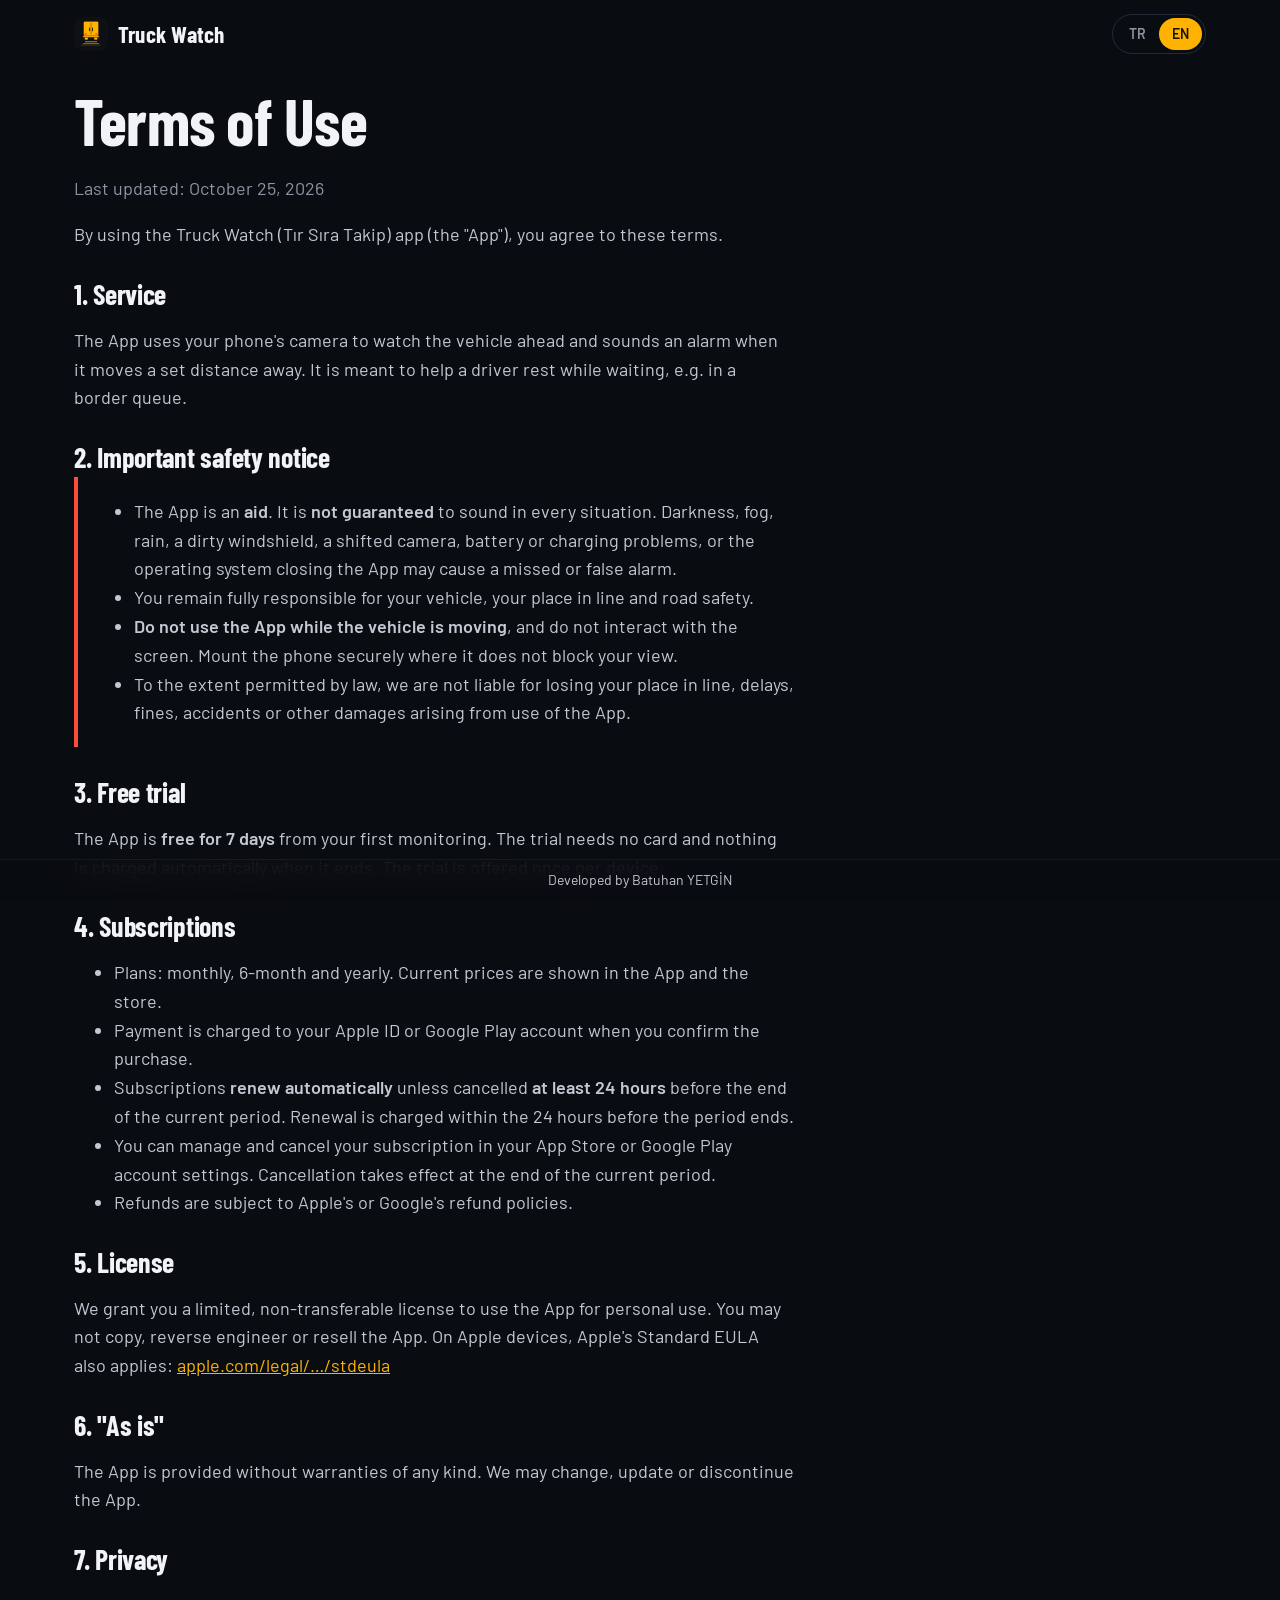
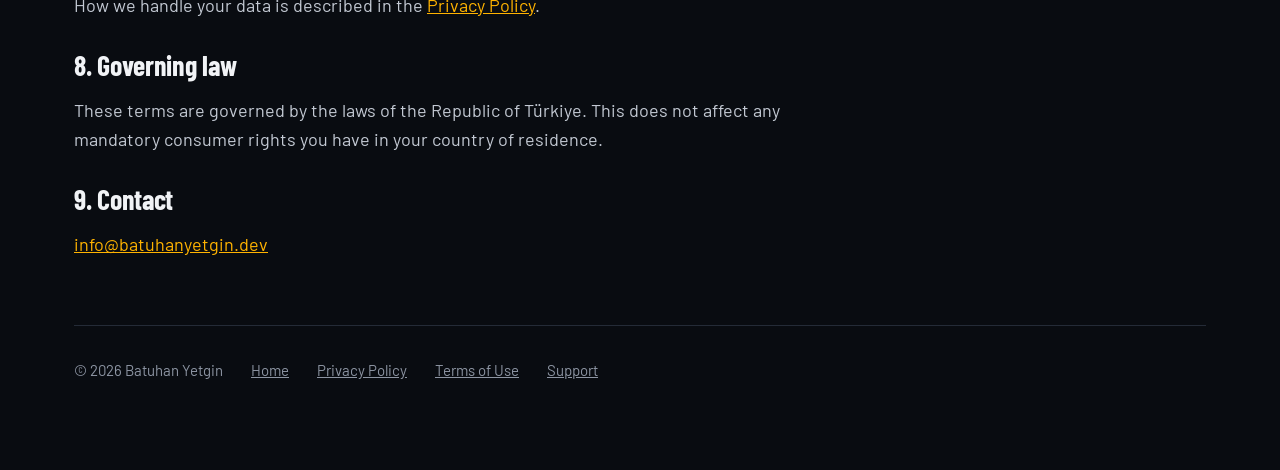
<file: terms.html>
<!doctype html>
<html lang="tr">
<head>
<meta charset="utf-8">
<meta name="description" content="Tır Sıra Takip (Truck Watch) kullanım şartları: hizmet, güvenlik uyarısı, ücretsiz deneme ve abonelik koşulları.">
<link rel="canonical" href="https://tirsiratakip.com/terms.html">
<meta name="viewport" content="width=device-width, initial-scale=1">
<meta name="color-scheme" content="dark">
<meta name="darkreader-lock">
<title>Kullanım Şartları – Tır Sıra Takip</title>
<meta name="title-tr" content="Kullanım Şartları – Tır Sıra Takip">
<meta name="title-en" content="Terms of Use – Truck Watch">
<link rel="icon" href="favicon.png">
<link rel="stylesheet" href="style.css">
<script src="lang.js"></script>
</head>
<body>
<div class="wrap">
<header class="bar">
  <a class="brand" href="/"><img src="img/icon.png" alt=""><span lang="tr">Tır Sıra Takip</span><span lang="en">Truck Watch</span></a>
  <div class="lang"><button data-l="tr">TR</button><button data-l="en">EN</button></div>
</header>
<main class="doc">

<article lang="tr">
<h1>Kullanım Şartları</h1>
<p class="date">Son güncelleme: 25 Ekim 2026</p>
<p>Tır Sıra Takip uygulamasını ("Uygulama") kullanarak bu şartları kabul etmiş olursunuz.</p>

<h2>1. Hizmet</h2>
<p>Uygulama, telefon kamerasıyla öndeki aracı izler. Araç belirli bir mesafe uzaklaştığında alarm çalar. Amaç, beklerken (ör. sınır kuyruğunda) dinlenen sürücüye yardımcı olmaktır.</p>

<h2>2. Önemli güvenlik uyarısı</h2>
<div class="warn">
<ul>
  <li>Uygulama bir <strong>yardımcı araçtır</strong>. Alarmın her koşulda çalacağı <strong>garanti edilmez</strong>. Karanlık, sis, yağmur, kirli cam, kamera kayması, pil veya şarj sorunu, işletim sisteminin uygulamayı kapatması gibi durumlarda alarm çalmayabilir ya da yanlış çalabilir.</li>
  <li>Aracınızın, sıranızın ve trafik güvenliğinin sorumluluğu tamamen size aittir.</li>
  <li>Uygulamayı <strong>araç hareket hâlindeyken kullanmayın</strong>, ekranla etkileşime girmeyin. Telefonu görüşü engellemeyecek şekilde ve sağlam bir tutucuyla sabitleyin.</li>
  <li>Uygulamanın kullanımından doğan sıra kaçırma, gecikme, ceza, kaza veya diğer zararlardan, yasaların izin verdiği ölçüde sorumlu değiliz.</li>
</ul>
</div>

<h2>3. Ücretsiz deneme</h2>
<p>İlk takipten itibaren <strong>7 gün ücretsizdir</strong>. Deneme için kart gerekmez ve süre bitince otomatik ücret alınmaz. Deneme cihaz başına bir kez verilir.</p>

<h2>4. Abonelik</h2>
<ul>
  <li>Planlar: aylık, 6 aylık ve yıllık. Güncel fiyatlar uygulamada ve mağazada gösterilir.</li>
  <li>Ödeme, satın alma onaylandığında Apple ID'nizden veya Google Play hesabınızdan alınır.</li>
  <li>Abonelik, dönem bitiminden <strong>en az 24 saat önce</strong> iptal edilmezse <strong>otomatik olarak yenilenir</strong>. Yenileme ücreti, dönem bitiminden önceki 24 saat içinde alınır.</li>
  <li>Aboneliği App Store veya Google Play hesap ayarlarınızdan yönetebilir ve iptal edebilirsiniz. İptal, mevcut dönemin sonunda geçerli olur.</li>
  <li>İadeler Apple veya Google'ın iade politikalarına tabidir.</li>
</ul>

<h2>5. Lisans</h2>
<p>Size Uygulamayı kişisel kullanımınız için sınırlı, devredilemez bir kullanım hakkı veriyoruz. Uygulamayı kopyalayamaz, tersine mühendislik yapamaz veya yeniden satamazsınız. Apple cihazlarda Apple'ın standart son kullanıcı lisans sözleşmesi (EULA) de geçerlidir: <a href="https://www.apple.com/legal/internet-services/itunes/dev/stdeula/">apple.com/legal/…/stdeula</a></p>

<h2>6. Hizmet "olduğu gibi" sunulur</h2>
<p>Uygulama hiçbir garanti verilmeden sunulur. Uygulamayı değiştirebilir, güncelleyebilir veya yayından kaldırabiliriz.</p>

<h2>7. Gizlilik</h2>
<p>Verilerinizin işlenmesi <a href="privacy.html">Gizlilik Politikası</a>'nda anlatılmıştır.</p>

<h2>8. Uygulanacak hukuk</h2>
<p>Bu şartlara Türkiye Cumhuriyeti hukuku uygulanır. Tüketici olarak ikamet ettiğiniz ülkenin emredici hükümlerinden doğan haklarınız saklıdır.</p>

<h2>9. İletişim</h2>
<p><a href="mailto:info@batuhanyetgin.dev">info@batuhanyetgin.dev</a></p>
</article>

<article lang="en">
<h1>Terms of Use</h1>
<p class="date">Last updated: October 25, 2026</p>
<p>By using the Truck Watch (Tır Sıra Takip) app (the "App"), you agree to these terms.</p>

<h2>1. Service</h2>
<p>The App uses your phone's camera to watch the vehicle ahead and sounds an alarm when it moves a set distance away. It is meant to help a driver rest while waiting, e.g. in a border queue.</p>

<h2>2. Important safety notice</h2>
<div class="warn">
<ul>
  <li>The App is an <strong>aid</strong>. It is <strong>not guaranteed</strong> to sound in every situation. Darkness, fog, rain, a dirty windshield, a shifted camera, battery or charging problems, or the operating system closing the App may cause a missed or false alarm.</li>
  <li>You remain fully responsible for your vehicle, your place in line and road safety.</li>
  <li><strong>Do not use the App while the vehicle is moving</strong>, and do not interact with the screen. Mount the phone securely where it does not block your view.</li>
  <li>To the extent permitted by law, we are not liable for losing your place in line, delays, fines, accidents or other damages arising from use of the App.</li>
</ul>
</div>

<h2>3. Free trial</h2>
<p>The App is <strong>free for 7 days</strong> from your first monitoring. The trial needs no card and nothing is charged automatically when it ends. The trial is offered once per device.</p>

<h2>4. Subscriptions</h2>
<ul>
  <li>Plans: monthly, 6-month and yearly. Current prices are shown in the App and the store.</li>
  <li>Payment is charged to your Apple ID or Google Play account when you confirm the purchase.</li>
  <li>Subscriptions <strong>renew automatically</strong> unless cancelled <strong>at least 24 hours</strong> before the end of the current period. Renewal is charged within the 24 hours before the period ends.</li>
  <li>You can manage and cancel your subscription in your App Store or Google Play account settings. Cancellation takes effect at the end of the current period.</li>
  <li>Refunds are subject to Apple's or Google's refund policies.</li>
</ul>

<h2>5. License</h2>
<p>We grant you a limited, non-transferable license to use the App for personal use. You may not copy, reverse engineer or resell the App. On Apple devices, Apple's Standard EULA also applies: <a href="https://www.apple.com/legal/internet-services/itunes/dev/stdeula/">apple.com/legal/…/stdeula</a></p>

<h2>6. "As is"</h2>
<p>The App is provided without warranties of any kind. We may change, update or discontinue the App.</p>

<h2>7. Privacy</h2>
<p>How we handle your data is described in the <a href="privacy.html">Privacy Policy</a>.</p>

<h2>8. Governing law</h2>
<p>These terms are governed by the laws of the Republic of Türkiye. This does not affect any mandatory consumer rights you have in your country of residence.</p>

<h2>9. Contact</h2>
<p><a href="mailto:info@batuhanyetgin.dev">info@batuhanyetgin.dev</a></p>
</article>

</main>
<footer>
  <span>© 2026 Batuhan Yetgin</span>
  <a href="/"><span lang="tr">Ana sayfa</span><span lang="en">Home</span></a>
  <a href="privacy.html"><span lang="tr">Gizlilik Politikası</span><span lang="en">Privacy Policy</span></a>
  <a href="terms.html"><span lang="tr">Kullanım Şartları</span><span lang="en">Terms of Use</span></a>
  <a href="/#destek"><span lang="tr">Destek</span><span lang="en">Support</span></a>
</footer>
</div>
<div class="credit"><span lang="tr">Geliştiren: Batuhan YETGİN</span><span lang="en">Developed by Batuhan YETGİN</span></div>
</body>
</html>
</file>
<file: style.css>
@font-face{font-family:'Barlow';font-style:normal;font-weight:400;font-display:swap;src:url(/fonts/barlow-400-latin-ext.woff2) format('woff2');unicode-range:U+0100-02BA, U+02BD-02C5, U+02C7-02CC, U+02CE-02D7, U+02DD-02FF, U+0304, U+0308, U+0329, U+1D00-1DBF, U+1E00-1E9F, U+1EF2-1EFF, U+2020, U+20A0-20AB, U+20AD-20C4, U+2113, U+2C60-2C7F, U+A720-A7FF}
@font-face{font-family:'Barlow';font-style:normal;font-weight:400;font-display:swap;src:url(/fonts/barlow-400-latin.woff2) format('woff2');unicode-range:U+0000-00FF, U+0131, U+0152-0153, U+02BB-02BC, U+02C6, U+02DA, U+02DC, U+0304, U+0308, U+0329, U+2000-206F, U+20AC, U+2122, U+2191, U+2193, U+2212, U+2215, U+FEFF, U+FFFD}
@font-face{font-family:'Barlow';font-style:normal;font-weight:500;font-display:swap;src:url(/fonts/barlow-500-latin-ext.woff2) format('woff2');unicode-range:U+0100-02BA, U+02BD-02C5, U+02C7-02CC, U+02CE-02D7, U+02DD-02FF, U+0304, U+0308, U+0329, U+1D00-1DBF, U+1E00-1E9F, U+1EF2-1EFF, U+2020, U+20A0-20AB, U+20AD-20C4, U+2113, U+2C60-2C7F, U+A720-A7FF}
@font-face{font-family:'Barlow';font-style:normal;font-weight:500;font-display:swap;src:url(/fonts/barlow-500-latin.woff2) format('woff2');unicode-range:U+0000-00FF, U+0131, U+0152-0153, U+02BB-02BC, U+02C6, U+02DA, U+02DC, U+0304, U+0308, U+0329, U+2000-206F, U+20AC, U+2122, U+2191, U+2193, U+2212, U+2215, U+FEFF, U+FFFD}
@font-face{font-family:'Barlow';font-style:normal;font-weight:600;font-display:swap;src:url(/fonts/barlow-600-latin-ext.woff2) format('woff2');unicode-range:U+0100-02BA, U+02BD-02C5, U+02C7-02CC, U+02CE-02D7, U+02DD-02FF, U+0304, U+0308, U+0329, U+1D00-1DBF, U+1E00-1E9F, U+1EF2-1EFF, U+2020, U+20A0-20AB, U+20AD-20C4, U+2113, U+2C60-2C7F, U+A720-A7FF}
@font-face{font-family:'Barlow';font-style:normal;font-weight:600;font-display:swap;src:url(/fonts/barlow-600-latin.woff2) format('woff2');unicode-range:U+0000-00FF, U+0131, U+0152-0153, U+02BB-02BC, U+02C6, U+02DA, U+02DC, U+0304, U+0308, U+0329, U+2000-206F, U+20AC, U+2122, U+2191, U+2193, U+2212, U+2215, U+FEFF, U+FFFD}
@font-face{font-family:'Barlow Condensed';font-style:normal;font-weight:600;font-display:swap;src:url(/fonts/barlow-condensed-600-latin-ext.woff2) format('woff2');unicode-range:U+0100-02BA, U+02BD-02C5, U+02C7-02CC, U+02CE-02D7, U+02DD-02FF, U+0304, U+0308, U+0329, U+1D00-1DBF, U+1E00-1E9F, U+1EF2-1EFF, U+2020, U+20A0-20AB, U+20AD-20C4, U+2113, U+2C60-2C7F, U+A720-A7FF}
@font-face{font-family:'Barlow Condensed';font-style:normal;font-weight:600;font-display:swap;src:url(/fonts/barlow-condensed-600-latin.woff2) format('woff2');unicode-range:U+0000-00FF, U+0131, U+0152-0153, U+02BB-02BC, U+02C6, U+02DA, U+02DC, U+0304, U+0308, U+0329, U+2000-206F, U+20AC, U+2122, U+2191, U+2193, U+2212, U+2215, U+FEFF, U+FFFD}
@font-face{font-family:'Barlow Condensed';font-style:normal;font-weight:700;font-display:swap;src:url(/fonts/barlow-condensed-700-latin-ext.woff2) format('woff2');unicode-range:U+0100-02BA, U+02BD-02C5, U+02C7-02CC, U+02CE-02D7, U+02DD-02FF, U+0304, U+0308, U+0329, U+1D00-1DBF, U+1E00-1E9F, U+1EF2-1EFF, U+2020, U+20A0-20AB, U+20AD-20C4, U+2113, U+2C60-2C7F, U+A720-A7FF}
@font-face{font-family:'Barlow Condensed';font-style:normal;font-weight:700;font-display:swap;src:url(/fonts/barlow-condensed-700-latin.woff2) format('woff2');unicode-range:U+0000-00FF, U+0131, U+0152-0153, U+02BB-02BC, U+02C6, U+02DA, U+02DC, U+0304, U+0308, U+0329, U+2000-206F, U+20AC, U+2122, U+2191, U+2193, U+2212, U+2215, U+FEFF, U+FFFD}
:root {
  --night: #090c11;
  --cab: #11151c;
  --raise: #171c25;
  --line: #242b37;
  --line-soft: rgba(255,255,255,.06);
  --text: #f1f3f6;
  --soft: #c3c9d3;
  --muted: #8d95a3;
  --amber: #ffb300;
  --amber-hi: #ffc533;
  --on-amber: #1a1200;
  --tail: #ff4b3a;
  --alarm: #930000;
  --ok: #34c77b;
  --sign-green: #0f6b45;
  --sign-blue: #1d4f9c;
  --display: "Barlow Condensed", "Arial Narrow", sans-serif;
  --body: "Barlow", -apple-system, "Segoe UI", Roboto, sans-serif;
  --ease: cubic-bezier(.2,.7,.2,1);
  color-scheme: dark;
}
* { box-sizing: border-box; }
html { scroll-behavior: smooth; scroll-padding-top: 80px; }
body {
  margin: 0;
  background: var(--night);
  color: var(--text);
  font: 400 18px/1.6 var(--body);
  -webkit-font-smoothing: antialiased;
  overflow-x: hidden;
}
a { color: var(--amber); }
a:focus-visible, button:focus-visible, summary:focus-visible { outline: 3px solid var(--amber); outline-offset: 3px; }
img { display: block; max-width: 100%; height: auto; }
svg { flex: none; }
html[data-lang="tr"] [lang="en"]:not(html),
html[data-lang="en"] [lang="tr"]:not(html) { display: none !important; }

.wrap { max-width: 1180px; margin: 0 auto; padding: 0 24px; }

/* top bar */
.top { position: sticky; top: 0; z-index: 10; background: rgba(9,12,17,.74);
  -webkit-backdrop-filter: saturate(160%) blur(16px); backdrop-filter: saturate(160%) blur(16px);
  border-bottom: 1px solid var(--line-soft); }
.bar { display: flex; align-items: center; justify-content: space-between; gap: 12px; padding: 14px 0; }
.brand { display: flex; align-items: center; gap: 10px; color: var(--text); text-decoration: none;
  font: 700 23px/1 var(--display); letter-spacing: .01em; }
.brand img { width: 34px; height: 34px; border-radius: 9px; }
.links { display: flex; align-items: center; gap: 28px; }
.links > a { color: var(--soft); text-decoration: none; font-size: 16px; font-weight: 500; transition: color .2s; }
.links > a:hover { color: var(--text); }
.lang { display: flex; border: 1px solid var(--line); border-radius: 999px; padding: 3px; }
.lang button, .lang a { border: 0; text-decoration: none; background: none; color: var(--muted); font: 600 14px/1 var(--body);
  padding: 9px 13px; border-radius: 999px; cursor: pointer; transition: color .2s; }
.lang a:hover, .lang button:hover { color: var(--text); }
.lang button[aria-pressed="true"], .lang a[aria-current] { background: var(--amber); color: var(--on-amber); }

/* hero */
.hero { position: relative; isolation: isolate; overflow: hidden; }
.hero::before { content: ""; position: absolute; z-index: -1; inset: -80px 0 0;
  background:
    radial-gradient(560px 460px at 78% 36%, rgba(255,179,0,.17), transparent 70%),
    radial-gradient(760px 520px at 8% -4%, rgba(70,100,170,.13), transparent 70%); }
/* road perspective lines fading into the hero floor */
.hero::after { content: ""; position: absolute; z-index: -1; left: 0; right: 0; bottom: 0; height: 220px;
  background: repeating-linear-gradient(90deg, transparent 0 calc(10% - 1px), rgba(255,255,255,.035) calc(10% - 1px) 10%);
  -webkit-mask: linear-gradient(transparent, #000); mask: linear-gradient(transparent, #000);
  transform: perspective(300px) rotateX(55deg); transform-origin: bottom; }
.hero .wrap { display: grid; grid-template-columns: 1.1fr .9fr; gap: 56px; align-items: center; padding-top: 56px; padding-bottom: 88px; }
.eyebrow { display: inline-flex; align-items: center; gap: 10px; margin: 0 0 22px; padding: 7px 14px 7px 10px;
  border: 1px solid rgba(255,179,0,.35); border-radius: 999px; background: rgba(255,179,0,.08);
  color: var(--amber); font-size: 15px; font-weight: 600; letter-spacing: .02em; }
.eyebrow::before { content: ""; width: 8px; height: 8px; border-radius: 50%; background: var(--amber);
  box-shadow: 0 0 0 4px rgba(255,179,0,.2); }
h1 { font: 700 clamp(52px, 7.4vw, 98px)/.9 var(--display); margin: 0 0 24px; letter-spacing: -.012em; text-wrap: balance; }
h1 em { font-style: normal; color: var(--amber); }
.lede { font-size: 21px; line-height: 1.55; color: var(--soft); max-width: 31em; margin: 0 0 32px; }
.stores { display: flex; flex-wrap: wrap; gap: 12px; }
.badge { display: inline-flex; align-items: center; gap: 12px; min-width: 186px; padding: 11px 20px 11px 16px;
  border-radius: 14px; background: #000; border: 1px solid #3b414c; color: #fff; text-decoration: none;
  transition: border-color .2s, transform .2s var(--ease); }
.badge svg { width: 26px; height: 26px; fill: #fff; }
.badge span { display: flex; flex-direction: column; line-height: 1.1; }
.badge small { font-size: 12px; color: #b9bec7; }
.badge b { font: 600 22px/1.1 var(--body); letter-spacing: -.01em; }
a.badge:hover { border-color: var(--amber); transform: translateY(-2px); }
.facts { display: flex; flex-wrap: wrap; gap: 10px 22px; list-style: none; margin: 28px 0 0; padding: 0; color: var(--soft); font-size: 16px; }
.facts li { display: flex; align-items: center; gap: 8px; }
.facts svg { width: 18px; height: 18px; stroke: var(--ok); fill: none; stroke-width: 2.4; stroke-linecap: round; stroke-linejoin: round; }

/* phone frame */
.phone { position: relative; width: 100%; max-width: 300px; margin: 0 auto; padding: 10px; border-radius: 54px;
  background: linear-gradient(150deg, #4b505a, #1a1d23 30%, #0d0f12 65%, #3a3e46);
  box-shadow: inset 0 0 0 1px rgba(255,255,255,.14), 0 0 0 1px #000, 0 50px 90px -30px rgba(0,0,0,.9), 0 30px 60px -40px rgba(255,179,0,.35); }
.screen { position: relative; overflow: hidden; border-radius: 44px; aspect-ratio: 860 / 1869; background: #000; }
.screen::after { content: ""; position: absolute; z-index: 5; top: 11px; left: 50%; width: 31%; height: 25px;
  transform: translateX(-50%); border-radius: 20px; background: #000; }
.screen > img { width: 100%; height: 100%; object-fit: cover; }

/* hero demo */
.demo { display: flex; flex-direction: column; align-items: center; gap: 22px; }
.demo .phone { max-width: 330px; transition: transform .2s; }
.ring .phone { animation: shake .12s linear 12; }
@keyframes shake { 25% { transform: translateX(-3px) rotate(-.6deg); } 75% { transform: translateX(3px) rotate(.6deg); } }
.cam { position: absolute; inset: 0; width: 100%; height: 100%; }
.trailer { transform-box: view-box; transform-origin: 200px 470px; transition: transform 2s cubic-bezier(.45,0,.55,1); }
.gone .trailer { transform: translateY(-14px) scale(.34); }
.target { transition: opacity .3s, stroke .3s; }
.gone .target { opacity: 0; }
.chip { position: absolute; z-index: 2; top: 52px; left: 50%; transform: translateX(-50%); display: flex; align-items: center; gap: 8px;
  white-space: nowrap; padding: 7px 14px; border-radius: 999px; background: rgba(0,0,0,.6); font-size: 15px; font-weight: 600;
  -webkit-backdrop-filter: blur(8px); backdrop-filter: blur(8px); transition: background .3s; }
.chip i { width: 9px; height: 9px; border-radius: 50%; background: var(--ok); box-shadow: 0 0 0 4px rgba(52,199,123,.2);
  animation: live 1.6s ease-in-out infinite; }
@keyframes live { 50% { box-shadow: 0 0 0 7px rgba(52,199,123,0); } }
.chip .moved { display: none; }
.gone .chip { background: rgba(60,40,0,.75); color: var(--amber-hi); }
.gone .chip i { background: var(--amber); box-shadow: 0 0 0 4px rgba(255,179,0,.25); }
.gone .chip .watch { display: none; }
.gone .chip .moved { display: inline; }
.hud { position: absolute; z-index: 2; left: 16px; right: 16px; bottom: 22px; display: flex; justify-content: space-between; gap: 8px;
  padding: 10px 14px; border-radius: 16px; background: rgba(0,0,0,.55); font-size: 13px; color: var(--soft);
  -webkit-backdrop-filter: blur(8px); backdrop-filter: blur(8px); }
.hud b { display: block; color: var(--text); font: 600 18px/1.1 var(--display); letter-spacing: .02em; font-variant-numeric: tabular-nums; }
.hud span:last-child { text-align: right; }
.try { position: relative; border: 0; border-radius: 999px; padding: 16px 28px; min-height: 52px; background: var(--amber); color: var(--on-amber);
  font: 700 21px/1 var(--display); letter-spacing: .01em; cursor: pointer; box-shadow: 0 10px 30px -8px rgba(255,179,0,.6);
  transition: background .2s, transform .2s var(--ease); }
.try::after { content: ""; position: absolute; inset: 0; border-radius: inherit; box-shadow: 0 0 0 0 rgba(255,179,0,.5);
  animation: invite 2.4s ease-out infinite; }
@keyframes invite { 70%, 100% { box-shadow: 0 0 0 16px rgba(255,179,0,0); } }
.try:hover { background: var(--amber-hi); transform: translateY(-2px); }
.try:active { transform: translateY(0) scale(.98); }
.alarm { position: absolute; z-index: 3; inset: 0; display: flex; flex-direction: column; align-items: center; justify-content: center;
  gap: 22px; padding: 24px; background: var(--alarm); text-align: center; opacity: 0; visibility: hidden; transition: opacity .25s; }
.ring .alarm { opacity: 1; visibility: visible; animation: flash 1s steps(1) 3; }
@keyframes flash { 50% { background: #b30000; } }
.alarm .bell { position: relative; display: grid; place-items: center; width: 120px; height: 120px; }
.alarm .bell::before, .alarm .bell::after { content: ""; position: absolute; inset: 0; border-radius: 50%; border: 2px solid rgba(255,255,255,.5);
  opacity: 0; }
.ring .alarm .bell::before { animation: wave 1.4s ease-out infinite; }
.ring .alarm .bell::after { animation: wave 1.4s ease-out .7s infinite; }
@keyframes wave { from { transform: scale(.55); opacity: 1; } to { transform: scale(1.35); opacity: 0; } }
.alarm strong { font: 700 40px/1 var(--display); }
.alarm button { border: 0; border-radius: 999px; padding: 14px 24px; min-height: 48px; background: #fff; color: var(--alarm);
  font: 700 17px/1 var(--body); cursor: pointer; }

/* demo phase indicator */
.stages { display: flex; align-items: center; gap: 6px; margin: 0; padding: 0; list-style: none; font-size: 14px; font-weight: 600; color: var(--muted); }
.stages li { display: flex; align-items: center; gap: 6px; padding: 6px 12px; border-radius: 999px; border: 1px solid var(--line);
  transition: color .3s, border-color .3s, background .3s; }
.stages li:nth-child(1) { color: var(--ok); border-color: rgba(52,199,123,.45); background: rgba(52,199,123,.08); }
.gone .stages li:nth-child(1), .ring .stages li:nth-child(1) { color: var(--muted); border-color: var(--line); background: none; }
.gone:not(.ring) .stages li:nth-child(2) { color: var(--amber); border-color: rgba(255,179,0,.45); background: rgba(255,179,0,.08); }
.ring .stages li:nth-child(3) { color: #fff; border-color: var(--tail); background: rgba(255,75,58,.2); }

/* stats strip */
.stats { border-top: 1px solid var(--line-soft); border-bottom: 1px solid var(--line-soft); background: var(--cab); }
.stats dl { display: grid; grid-template-columns: repeat(4, 1fr); margin: 0; }
.stats div { padding: 28px 24px; border-left: 1px solid var(--line-soft); }
.stats div:first-child { border-left: 0; padding-left: 0; }
.stats dt { font: 700 44px/1 var(--display); color: var(--text); letter-spacing: -.01em; }
.stats dd { margin: 6px 0 0; color: var(--muted); font-size: 16px; }

/* sections */
section { padding: 112px 0; }
.alt { background: linear-gradient(var(--cab), var(--night)); border-top: 1px solid var(--line-soft); }
h2 { font: 700 clamp(40px, 5.2vw, 64px)/.95 var(--display); margin: 0 0 18px; letter-spacing: -.01em; text-wrap: balance; }
/* road-marking kicker above section titles */
section h2::before { content: ""; display: block; width: 84px; height: 5px; margin-bottom: 22px; border-radius: 3px;
  background: repeating-linear-gradient(90deg, var(--amber) 0 22px, transparent 22px 34px); }
.cta h2::before { margin-inline: auto; }
h3 { font: 600 26px/1.15 var(--display); margin: 0 0 8px; }
.intro { color: var(--soft); font-size: 20px; max-width: 36em; margin: 0 0 56px; }
p { text-wrap: pretty; }

.steps { position: relative; list-style: none; counter-reset: s; margin: 0; padding: 0; display: grid; grid-template-columns: repeat(3, 1fr); gap: 48px; }
.steps li { counter-increment: s; }
.steps .phone { max-width: 270px; margin-bottom: 36px; transition: transform .35s var(--ease); }
.steps li:hover .phone { transform: translateY(-6px); }
.steps h3 { display: flex; align-items: center; gap: 12px; }
.steps h3::before { content: counter(s); flex: none; display: grid; place-items: center; width: 36px; height: 36px;
  border-radius: 50%; background: var(--amber); color: var(--on-amber); font-size: 21px; }
.steps p { margin: 0; color: var(--soft); }

.cards { display: grid; grid-template-columns: repeat(3, 1fr); gap: 20px; list-style: none; margin: 0; padding: 0; }
.cards li, .privacy li { padding: 30px; border-radius: 22px; background: var(--raise); border: 1px solid var(--line);
  transition: border-color .25s, transform .25s var(--ease); }
.cards li:hover, .privacy li:hover { transform: translateY(-4px); }
.cards li:hover { border-color: rgba(255,75,58,.5); }
.cards li:first-child { background: radial-gradient(400px 200px at 0 0, rgba(255,75,58,.14), transparent 70%), var(--raise); }
.cards p { margin: 0; color: var(--soft); }
.ico { display: grid; place-items: center; width: 52px; height: 52px; margin-bottom: 22px; border-radius: 15px;
  background: rgba(255,75,58,.12); }
.ico svg { width: 26px; height: 26px; stroke: var(--tail); fill: none; stroke-width: 2; stroke-linecap: round; stroke-linejoin: round; }
.note { margin: 28px 0 0; color: var(--muted); max-width: 46em; font-size: 16px; }
.cards + .note { display: flex; gap: 10px; }
.cards + .note::before { content: "i"; flex: none; display: grid; place-items: center; width: 22px; height: 22px; margin-top: 2px;
  border-radius: 50%; border: 1px solid var(--muted); font: 600 13px/1 var(--body); }

/* places: styled as road signs */
.places { display: grid; grid-template-columns: 1.3fr 1fr 1fr; gap: 20px; list-style: none; margin: 0; padding: 0; }
.places > li { padding: 28px; border-radius: 18px; background: var(--sign-green); color: #fff;
  box-shadow: inset 0 0 0 3px rgba(255,255,255,.9), inset 0 0 0 7px var(--sign-green); transition: transform .25s var(--ease); }
.places > li:nth-child(2) { background: var(--sign-blue); box-shadow: inset 0 0 0 3px rgba(255,255,255,.9), inset 0 0 0 7px var(--sign-blue); }
.places > li:nth-child(3) { background: #2b313c; box-shadow: inset 0 0 0 3px rgba(255,255,255,.9), inset 0 0 0 7px #2b313c; }
.places > li:hover { transform: translateY(-4px); }
.places p { margin: 0; color: rgba(255,255,255,.88); }
.gates { display: flex; flex-wrap: wrap; gap: 8px; margin-top: 18px; padding: 0; list-style: none; }
.gates li { padding: 4px 11px; border: 2px solid rgba(255,255,255,.85); border-radius: 8px; color: #fff; font: 600 16px/1.3 var(--body); }

/* pricing */
.price { display: grid; grid-template-columns: .75fr 1.25fr; gap: 72px; align-items: center; }
.plans { display: grid; grid-template-columns: repeat(3, 1fr); gap: 14px; margin: 0 0 22px; padding: 0; list-style: none; }
.plans li { display: flex; flex-direction: column; justify-content: space-between; gap: 22px; padding: 24px 22px;
  border-radius: 20px; border: 1px solid var(--line); background: var(--raise); transition: border-color .25s, transform .25s var(--ease); }
.plans li:hover { transform: translateY(-4px); border-color: #3a4352; }
.plans li > span { display: flex; flex-direction: column; line-height: 1.3; font-weight: 600; font-size: 19px; }
.plans small { color: var(--muted); font-size: 15px; font-weight: 400; }
.plans b { font: 700 40px/1 var(--display); white-space: nowrap; }
.plans .best { border-color: var(--amber); background: linear-gradient(160deg, rgba(255,179,0,.18), var(--raise) 65%);
  box-shadow: 0 20px 50px -30px rgba(255,179,0,.6); }
.plans .best:hover { border-color: var(--amber); }
.plans .best b { color: var(--amber); }
.tag { display: inline-block; width: fit-content; margin-bottom: 8px; padding: 2px 9px; border-radius: 6px; background: var(--amber);
  color: var(--on-amber); font-size: 13px; font-weight: 600; font-style: normal; }
.price p { color: var(--soft); }

.privacy { display: grid; grid-template-columns: 1fr 1fr 1fr; gap: 20px; list-style: none; margin: 0 0 24px; padding: 0; }
.privacy li:hover { border-color: rgba(52,199,123,.45); }
.privacy p { margin: 0; color: var(--soft); }
.privacy .ico { background: rgba(52,199,123,.12); }
.privacy .ico svg { stroke: var(--ok); }

/* faq */
.faq { display: grid; grid-template-columns: .8fr 1.2fr; gap: 72px; }
.faq > div:first-child { align-self: start; position: sticky; top: 100px; }
.faq .note { margin-top: 0; }
details { border-bottom: 1px solid var(--line); }
details:first-child { border-top: 1px solid var(--line); }
summary { display: flex; justify-content: space-between; align-items: center; gap: 24px; padding: 22px 0;
  cursor: pointer; font-weight: 600; font-size: 19px; list-style: none; transition: color .2s; }
summary:hover { color: var(--amber-hi); }
summary::-webkit-details-marker { display: none; }
summary::after { content: "+"; flex: none; display: grid; place-items: center; width: 32px; height: 32px; border-radius: 50%;
  border: 1px solid var(--line); color: var(--amber); font-size: 22px; font-weight: 400; transition: transform .2s, background .2s; }
details[open] summary::after { transform: rotate(45deg); background: rgba(255,179,0,.1); }
details p { color: var(--soft); margin: -6px 0 24px; max-width: 40em; }

/* closing */
.cta { position: relative; overflow: hidden; padding: 72px 64px; border-radius: 32px; text-align: center;
  background:
    radial-gradient(600px 300px at 50% 0%, rgba(255,179,0,.24), transparent 70%),
    repeating-linear-gradient(90deg, transparent 0 46px, rgba(255,255,255,.025) 46px 47px),
    var(--cab);
  border: 1px solid var(--line); }
.cta h2 { margin-bottom: 14px; }
.cta p { color: var(--soft); margin: 0 auto 30px; max-width: 30em; }
.cta .stores { justify-content: center; }

footer { border-top: 1px solid var(--line); color: var(--muted); font-size: 15px; }
footer > .wrap, .wrap > footer { display: flex; flex-wrap: wrap; gap: 8px 28px; padding-top: 32px; padding-bottom: 48px; }
footer a { color: var(--muted); }
footer a:hover { color: var(--text); }

/* legal pages */
.doc { max-width: 720px; padding-bottom: 48px; }
.doc h1 { font-size: clamp(44px, 7vw, 64px); margin-top: 24px; }
.doc h2 { font-size: 28px; margin: 32px 0 6px; }
.doc p, .doc li { color: var(--soft); }
.date { color: var(--muted) !important; }
.warn { border-left: 4px solid var(--tail); padding: 2px 0 2px 16px; }

/* scroll reveal (class added by demo.js, so content stays visible without JS) */
.reveal { opacity: 0; transform: translateY(24px); transition: opacity .6s var(--ease), transform .6s var(--ease); }
.reveal.in { opacity: 1; transform: none; }

@media (max-width: 900px) {
  .links > a { display: none; }
  .hero .wrap, .price, .faq { grid-template-columns: 1fr; gap: 48px; }
  .hero .wrap { padding-top: 28px; padding-bottom: 64px; }
  section { padding: 76px 0; }
  .stats dl { grid-template-columns: 1fr 1fr; }
  .stats div { padding: 22px 0 22px 20px; }
  .stats div:nth-child(odd) { border-left: 0; padding-left: 0; }
  .stats div:nth-child(n+3) { border-top: 1px solid var(--line-soft); }
  .steps { grid-template-columns: 1fr; gap: 64px; }
  .cards, .places, .privacy { grid-template-columns: 1fr; }
  .price .phone { order: 1; max-width: 260px; }
  .faq > div:first-child { position: static; }
  .intro { margin-bottom: 40px; }
  .cta { padding: 48px 22px; }
}
@media (max-width: 640px) {
  .plans { grid-template-columns: 1fr; }
  .plans li { flex-direction: row; align-items: center; padding: 18px 20px; }
  .plans b { font-size: 34px; }
}
@media (max-width: 480px) {
  .wrap { padding: 0 16px; }
  .brand { font-size: 20px; }
  .lede { font-size: 19px; }
  .badge { min-width: 0; flex: 1; gap: 10px; padding: 10px 12px; }
  .badge b { font-size: 19px; white-space: nowrap; }
  .stats dt { font-size: 36px; }
  .stages { font-size: 13px; }
  .stages li { padding: 6px 9px; }
}
@media (prefers-reduced-motion: reduce) {
  html { scroll-behavior: auto; }
  *, *::before, *::after { animation: none !important; transition: none !important; }
  .reveal { opacity: 1; transform: none; }
}

/* always-visible credit bar */
body { padding-bottom: 40px; }
.credit { position: fixed; z-index: 10; left: 0; right: 0; bottom: 0; padding: 9px 16px calc(9px + env(safe-area-inset-bottom));
  text-align: center; font-size: 14px; color: var(--soft); background: rgba(9,12,17,.82);
  -webkit-backdrop-filter: blur(14px); backdrop-filter: blur(14px); border-top: 1px solid var(--line-soft); }
</file>
